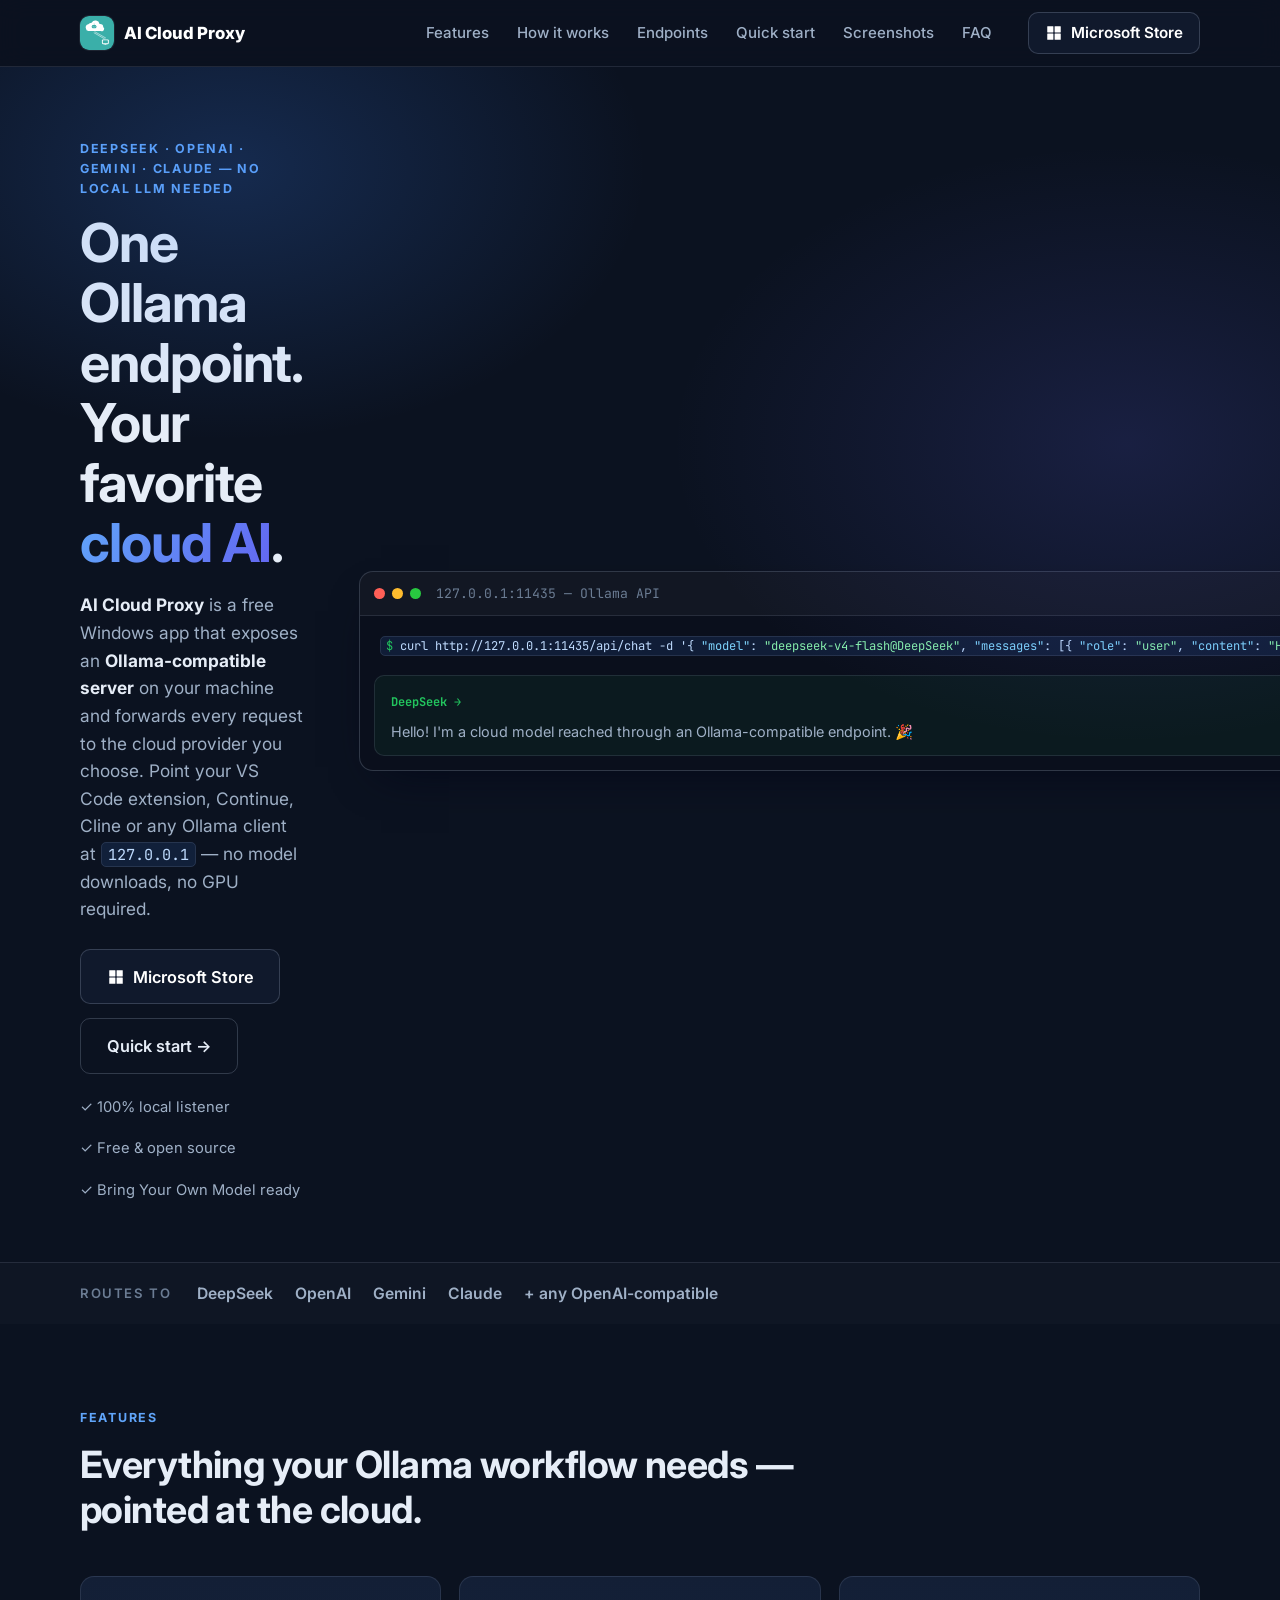
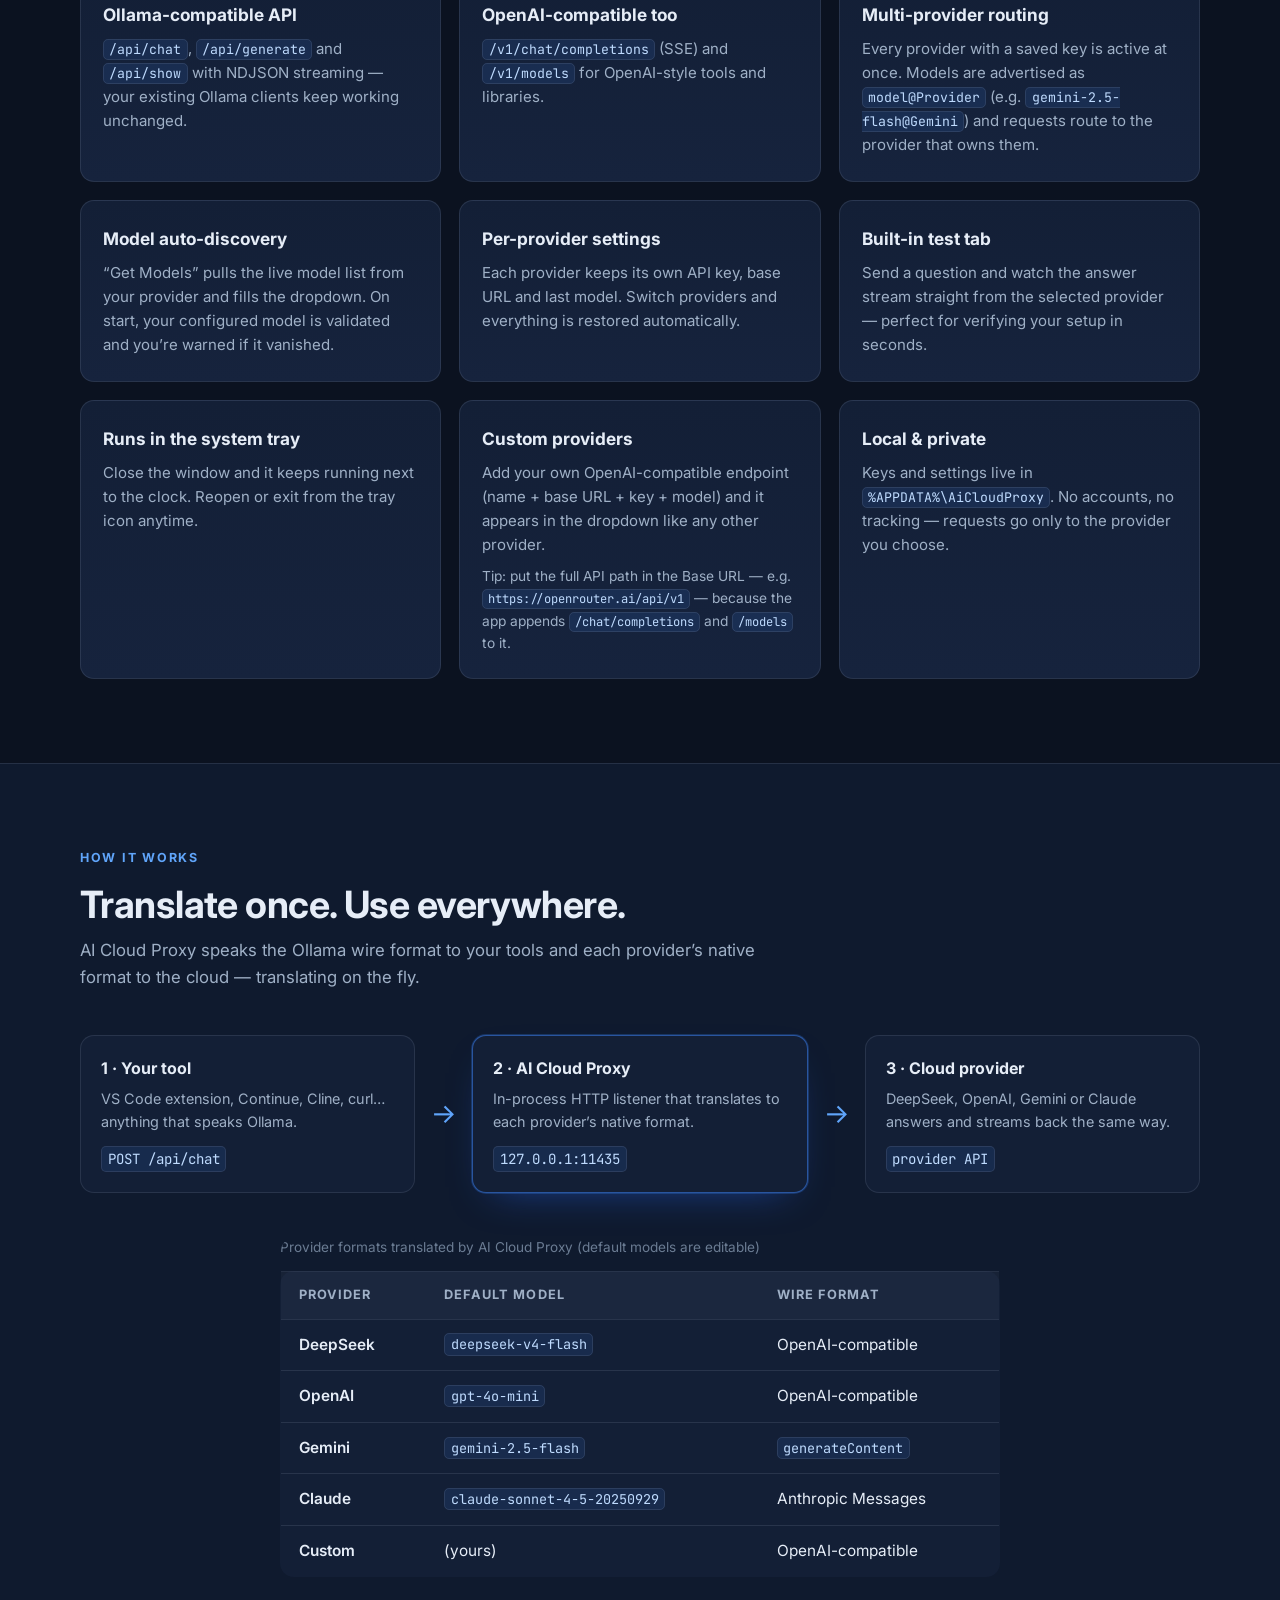
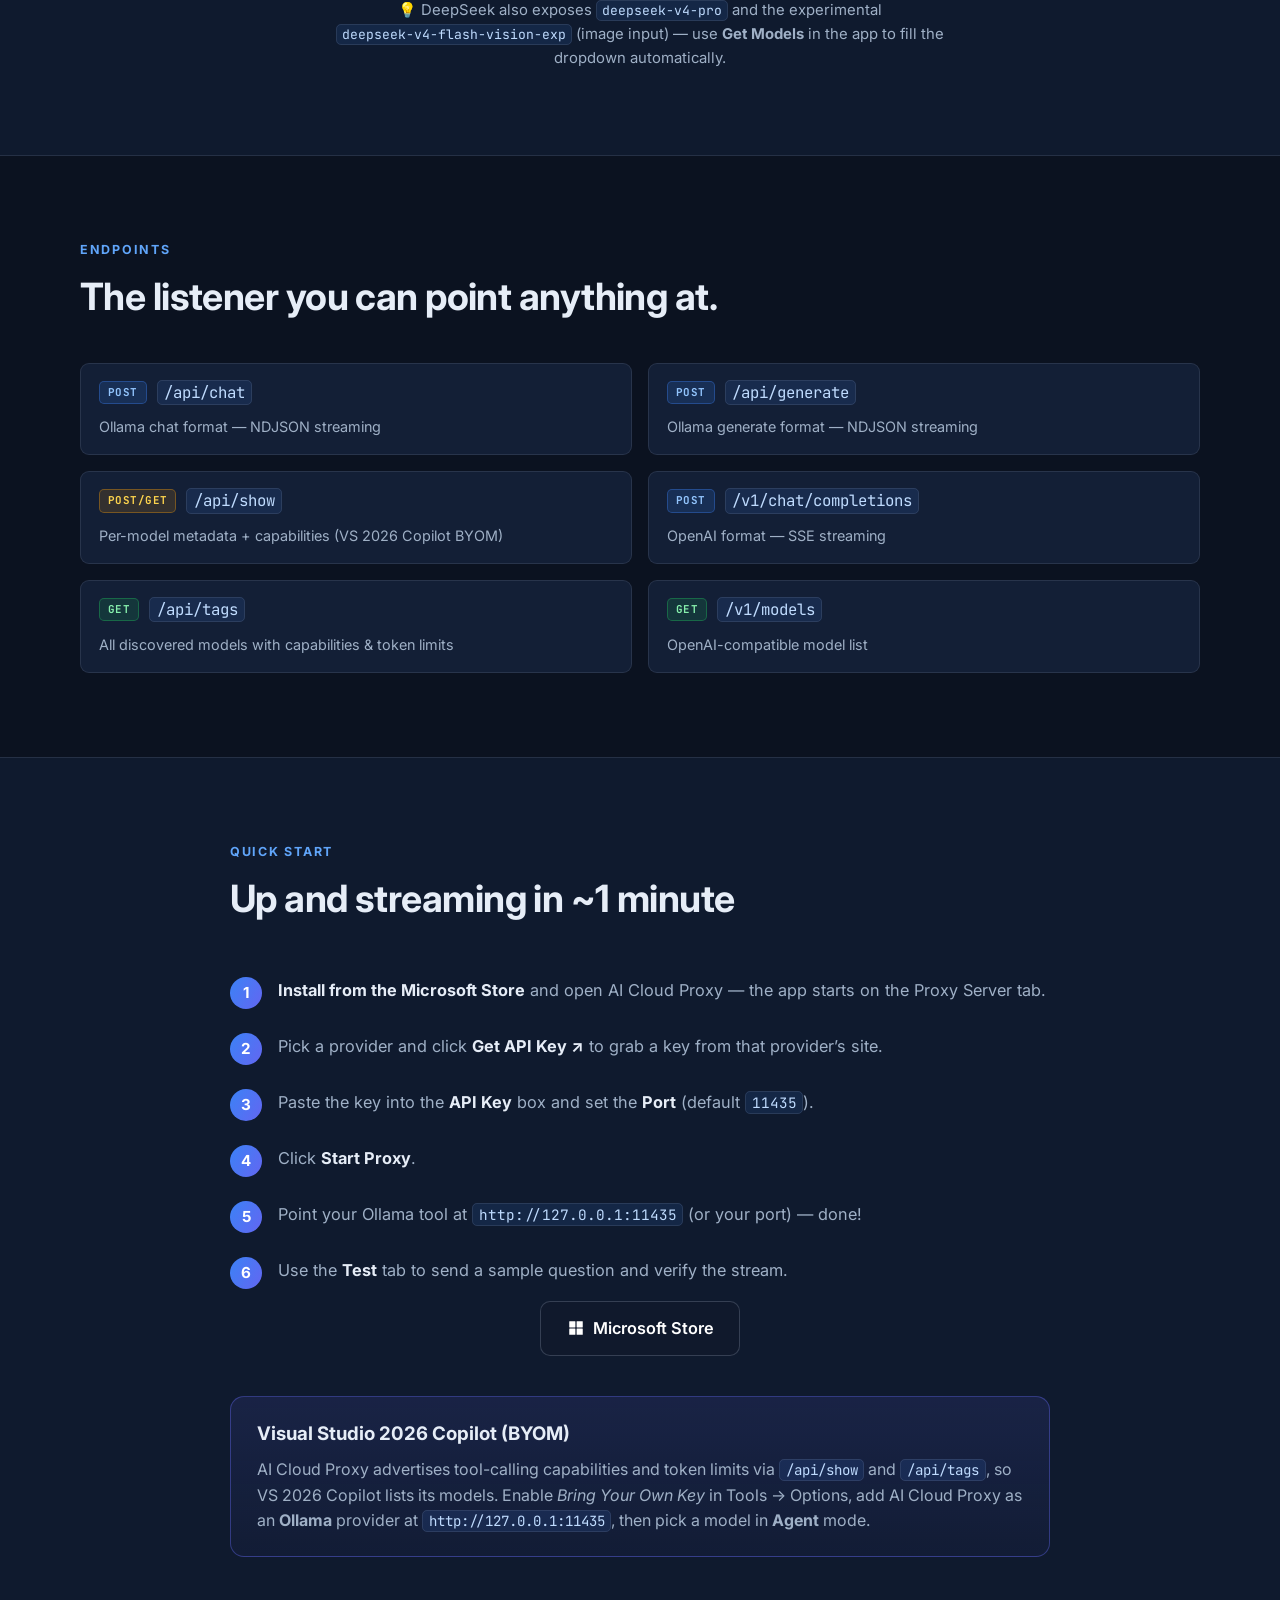
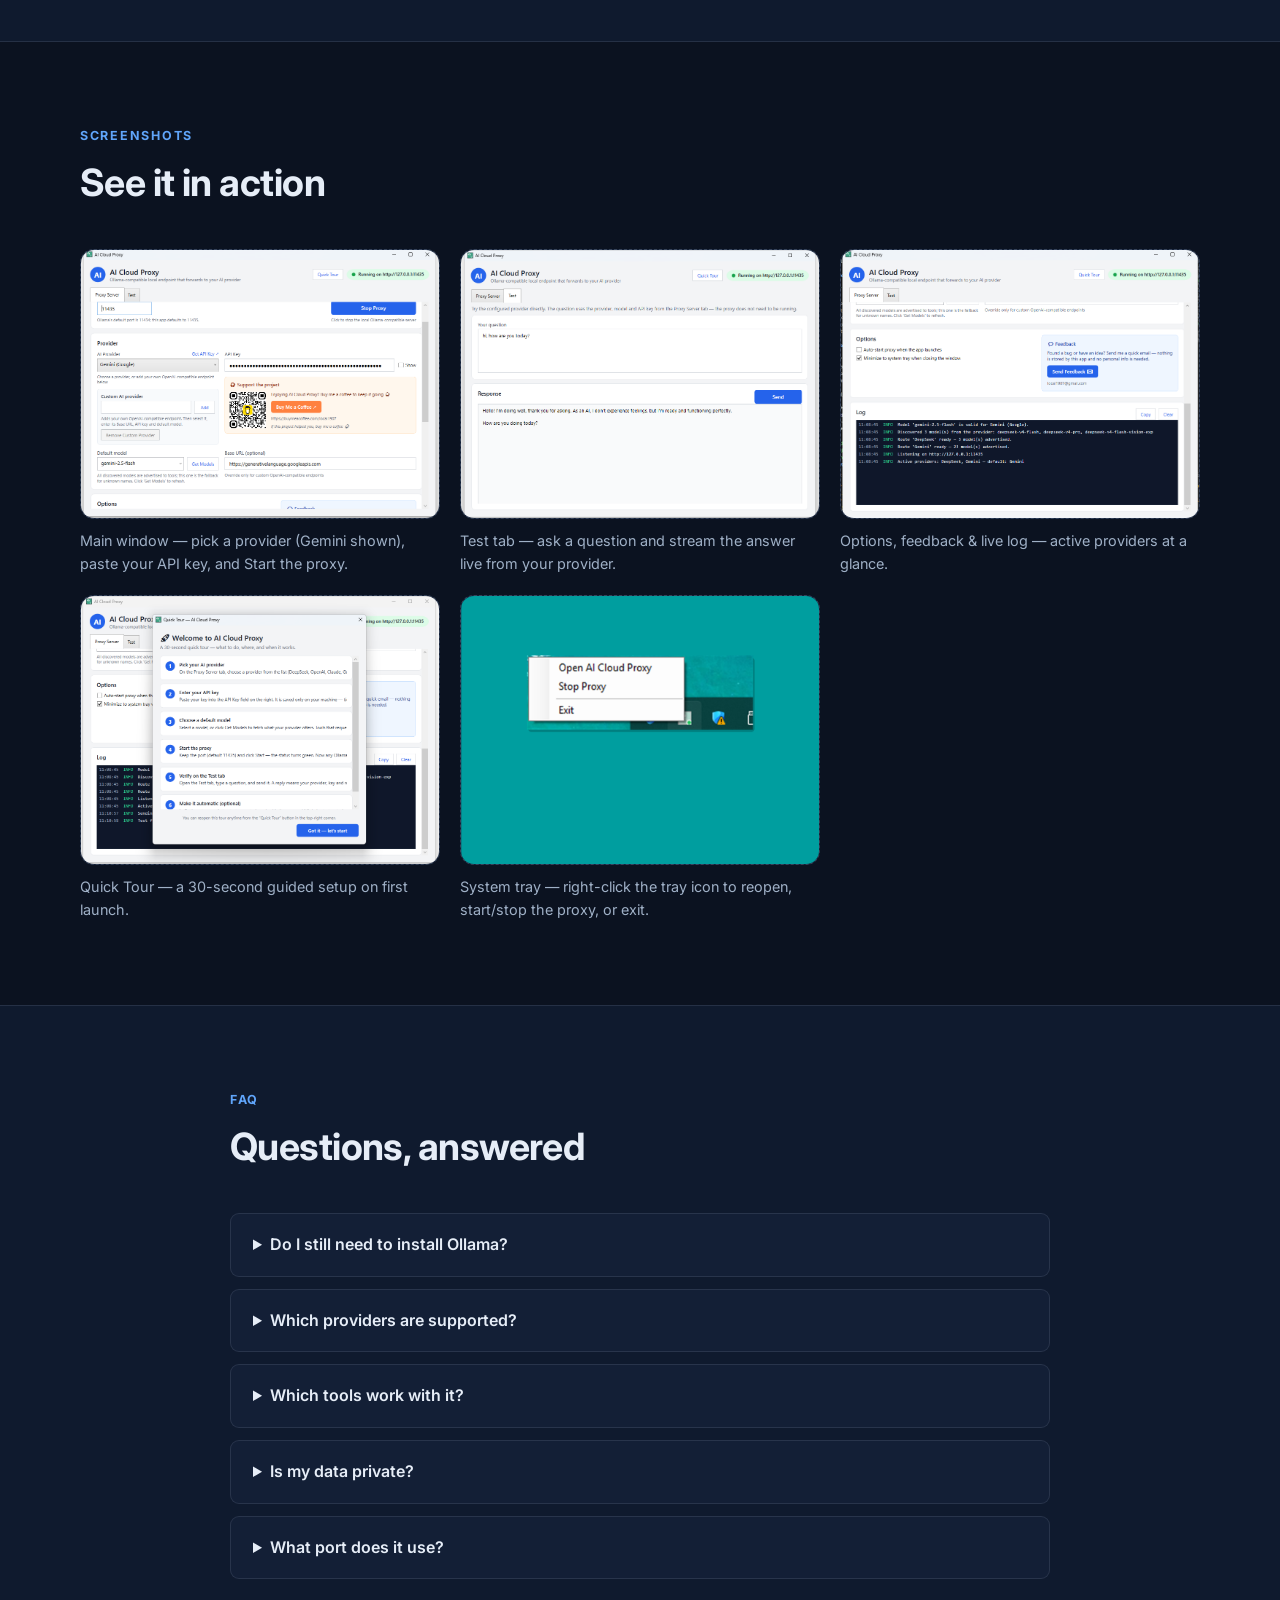
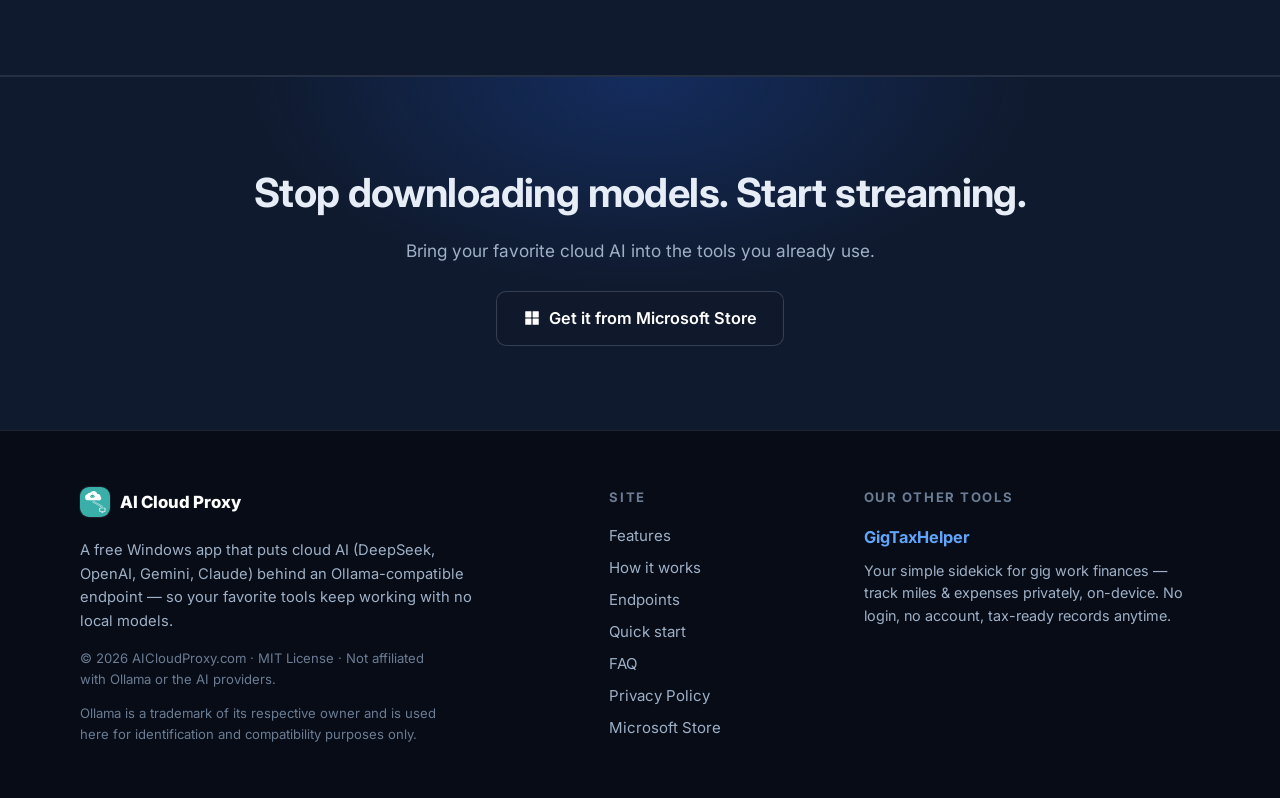
<file: web/index.html>
<!DOCTYPE html>
<html lang="en">
<head>
  <meta charset="UTF-8">
  <meta name="viewport" content="width=device-width, initial-scale=1.0">

  <!-- Primary SEO -->
  <title>AI Cloud Proxy — Use DeepSeek, OpenAI, Gemini &amp; Claude Through Any Ollama Tool</title>
  <meta name="description" content="AI Cloud Proxy is a free Windows app that exposes an Ollama-compatible endpoint on your machine and forwards every request to DeepSeek, OpenAI, Gemini or Claude — no local model downloads. Point your VS Code extension, Continue or Cline at 127.0.0.1 and chat with your chosen cloud AI.">
  <meta name="keywords" content="AI Cloud Proxy, Ollama proxy, Ollama compatible server, DeepSeek, OpenAI, Gemini, Claude, Bring Your Own Model, BYOM, VS Code Copilot, no local LLM, Windows desktop app">
  <meta name="robots" content="index, follow, max-image-preview:large">
  <link rel="canonical" href="https://aicloudproxy.com/">

  <!-- Open Graph -->
  <meta property="og:type" content="website">
  <meta property="og:site_name" content="AI Cloud Proxy">
  <meta property="og:title" content="AI Cloud Proxy — One Ollama endpoint, your favorite cloud AI">
  <meta property="og:description" content="Run DeepSeek, OpenAI, Gemini or Claude through any tool that speaks Ollama. Free Windows desktop app, local and private by design.">
  <meta property="og:url" content="https://aicloudproxy.com/">
  <meta property="og:image" content="https://aicloudproxy.com/assets/og-image.png">

  <!-- Twitter -->
  <meta name="twitter:card" content="summary_large_image">
  <meta name="twitter:title" content="AI Cloud Proxy — Use DeepSeek, OpenAI, Gemini & Claude Through Any Ollama Tool">
  <meta name="twitter:description" content="A free Windows app that exposes an Ollama-compatible endpoint and forwards requests to your chosen cloud AI provider.">
  <meta name="twitter:image" content="https://aicloudproxy.com/assets/og-image.png">

  <meta name="theme-color" content="#0b1220">
  <link rel="icon" type="image/svg+xml" href="assets/logo.svg">

  <!-- Structured data: software application -->
  <script type="application/ld+json">
  {
    "@context": "https://schema.org",
    "@type": "SoftwareApplication",
    "name": "AI Cloud Proxy",
    "operatingSystem": "Windows 10 / 11",
    "applicationCategory": "DeveloperApplication",
    "description": "A Windows desktop app that exposes an Ollama-compatible HTTP endpoint and forwards every request to a cloud AI provider such as DeepSeek, OpenAI, Gemini or Claude.",
    "offers": { "@type": "Offer", "price": "0", "priceCurrency": "USD" },
    "featureList": [
      "Ollama-compatible endpoint (POST /api/chat, /api/generate, /api/show)",
      "OpenAI-compatible endpoint (POST /v1/chat/completions, GET /v1/models)",
      "Multi-provider routing with qualified model@Provider names",
      "Per-provider API keys, base URLs and models",
      "Model auto-discovery"
    ]
  }
  </script>

  <!-- Fonts -->
  <link rel="preconnect" href="https://fonts.googleapis.com">
  <link rel="preconnect" href="https://fonts.gstatic.com" crossorigin>
  <link href="https://fonts.googleapis.com/css2?family=Inter:wght@400;500;600;700;800&family=JetBrains+Mono:wght@400;500&display=swap" rel="stylesheet">

  <!-- ============================================================
       SHARED STYLES — inlined on purpose.
       The host serves this page even when  /assets/  is missing, so the
       stylesheet and script live in the page itself: the layout can
       never break again because of a failed asset upload.
       Keep this block identical to the one in privacy.html.
       ============================================================ -->
  <style>
/* ============================================================
   AI Cloud Proxy — marketing site
   Dark theme · responsive · system-friendly
   ============================================================ */

:root {
  --bg: #0b1220;
  --bg-soft: #0f1a2e;
  --bg-card: #131f36;
  --bg-card-2: #16233d;
  --line: rgba(148, 163, 184, 0.16);
  --line-strong: rgba(148, 163, 184, 0.28);

  --text: #e6edf7;
  --text-muted: #9fb0c6;
  --text-dim: #6b7c93;

  --blue: #3b82f6;
  --blue-strong: #2563eb;
  --blue-soft: #60a5fa;
  --indigo: #6366f1;
  --green: #22c55e;
  --amber: #f59e0b;
  --red: #ef4444;

  --grad: linear-gradient(120deg, var(--blue-soft), var(--indigo));
  --grad-strong: linear-gradient(120deg, var(--blue), var(--indigo));

  --radius: 14px;
  --radius-sm: 9px;
  --shadow: 0 18px 44px -22px rgba(2, 6, 23, 0.9);
  --font: "Inter", "Segoe UI", system-ui, -apple-system, Arial, sans-serif;
  --mono: "JetBrains Mono", "Cascadia Code", Consolas, "Courier New", monospace;
}

* { box-sizing: border-box; }
html { scroll-behavior: smooth; -webkit-text-size-adjust: 100%; }
body {
  margin: 0;
  font-family: var(--font);
  color: var(--text);
  background: var(--bg);
  line-height: 1.6;
  -webkit-font-smoothing: antialiased;
}
body.nav-open { overflow: hidden; }

img { max-width: 100%; display: block; }
a { color: var(--blue-soft); text-decoration: none; }
a:hover { text-decoration: underline; }
code {
  font-family: var(--mono);
  font-size: 0.88em;
  background: rgba(59, 130, 246, 0.12);
  border: 1px solid var(--line);
  border-radius: 5px;
  padding: 0.08em 0.4em;
  color: #bfdbfe;
  white-space: nowrap;
}

.container { width: min(1120px, 92vw); margin: 0 auto; }
.container.narrow { width: min(820px, 92vw); }
.skip-link {
  position: absolute; left: -999px; top: 0;
  background: var(--blue-strong); color: #fff;
  padding: 10px 16px; border-radius: 0 0 8px 0; z-index: 200;
}
.skip-link:focus { left: 0; }

/* ---------- Inline SVG sprite ---------- */
.svg-sprite { position: absolute; width: 0; height: 0; overflow: hidden; }

/* ---------- Buttons ---------- */
.btn {
  display: inline-flex; align-items: center; justify-content: center;
  gap: 8px; font-weight: 600; font-size: 0.95rem;
  padding: 0.62rem 1.15rem; border-radius: 10px;
  border: 1px solid transparent; cursor: pointer;
  text-decoration: none !important; transition: transform 0.15s, box-shadow 0.15s, background 0.15s;
}
.btn-lg { padding: 0.85rem 1.6rem; font-size: 1.02rem; }
.btn-primary { background: var(--grad-strong); color: #fff; box-shadow: 0 10px 26px -12px rgba(37, 99, 235, 0.8); }
.btn-primary:hover { transform: translateY(-1px); box-shadow: 0 14px 30px -12px rgba(37, 99, 235, 0.9); }
.btn-ghost { background: transparent; color: var(--text); border-color: var(--line-strong); }
.btn-ghost:hover { border-color: var(--blue); color: #fff; }
.btn-light { background: #fff; color: #0b1220; }
.btn-light:hover { transform: translateY(-1px); }
.btn-store { background: #10192c; color: #fff; border-color: var(--line-strong); }
.btn-store:hover { border-color: var(--blue); color: #fff; transform: translateY(-1px); }
.btn-store .store-icon { width: 18px; height: 18px; flex: none; }
.btn-row { display: flex; gap: 14px; flex-wrap: wrap; justify-content: center; }

/* ---------- Header / nav ---------- */
.site-header {
  position: sticky; top: 0; z-index: 100;
  background: rgba(11, 18, 32, 0.82);
  backdrop-filter: blur(12px);
  -webkit-backdrop-filter: blur(12px);
  border-bottom: 1px solid var(--line);
}
.nav-wrap {
  display: flex; align-items: center; gap: 24px;
  padding: 12px 0;
}
.brand { display: inline-flex; align-items: center; gap: 10px; text-decoration: none !important; }
.brand-mark { border-radius: 9px; box-shadow: 0 0 0 1px rgba(255,255,255,0.08); }
.brand-name { font-weight: 800; letter-spacing: -0.01em; color: #fff; font-size: 1.05rem; }
.site-nav { display: flex; gap: 4px; margin-left: auto; }
.site-nav a {
  color: var(--text-muted); font-weight: 500; font-size: 0.94rem;
  padding: 8px 12px; border-radius: 8px; text-decoration: none;
}
.site-nav a:hover { color: #fff; background: rgba(148,163,184,0.1); }
.nav-actions { display: flex; align-items: center; gap: 12px; }
.nav-actions .btn { padding: 0.5rem 1rem; }

.nav-toggle {
  display: none; background: none; border: 1px solid var(--line-strong);
  border-radius: 8px; width: 42px; height: 38px; cursor: pointer;
  flex-direction: column; align-items: center; justify-content: center; gap: 5px;
}
.nav-toggle span { width: 18px; height: 2px; background: #fff; border-radius: 2px; transition: 0.2s; }
body.nav-open .nav-toggle span:nth-child(1) { transform: translateY(7px) rotate(45deg); }
body.nav-open .nav-toggle span:nth-child(2) { opacity: 0; }
body.nav-open .nav-toggle span:nth-child(3) { transform: translateY(-7px) rotate(-45deg); }

.mobile-menu {
  display: none; flex-direction: column; gap: 4px;
  padding: 10px 4vw 22px; border-top: 1px solid var(--line);
}
body.nav-open .mobile-menu { display: flex; }
.mobile-menu a { color: var(--text-muted); padding: 10px 4px; font-weight: 500; text-decoration: none; }
.mobile-menu .btn { margin-top: 8px; justify-content: center; }
.mobile-menu .btn-primary { color: #fff; }

/* ---------- Hero ---------- */
.hero { padding: 72px 0 0; position: relative; overflow: hidden; }
.hero::before {
  content: ""; position: absolute; inset: 0; pointer-events: none;
  background:
    radial-gradient(640px 420px at 18% 8%, rgba(59,130,246,0.22), transparent 65%),
    radial-gradient(700px 460px at 88% 30%, rgba(99,102,241,0.16), transparent 65%);
}
.hero-grid {
  display: grid; grid-template-columns: 1.05fr 0.95fr;
  gap: 56px; align-items: center; padding-bottom: 60px;
}
.eyebrow {
  text-transform: uppercase; letter-spacing: 0.14em; font-size: 0.78rem;
  font-weight: 700; color: var(--blue-soft); margin: 0 0 14px;
}
.hero h1 { font-size: clamp(2.1rem, 4.6vw, 3.35rem); line-height: 1.12; margin: 0 0 18px; letter-spacing: -0.02em; }
.grad { background: var(--grad); -webkit-background-clip: text; background-clip: text; color: transparent; }
.lead { color: var(--text-muted); font-size: 1.08rem; max-width: 56ch; margin: 0 0 26px; }
.lead strong { color: var(--text); }
.hero-cta { display: flex; gap: 14px; flex-wrap: wrap; margin-bottom: 22px; }
.hero-badges { list-style: none; display: flex; gap: 18px; flex-wrap: wrap; margin: 0; padding: 0; color: var(--text-muted); font-size: 0.92rem; }
.hero-badges li::marker { content: ""; }
.hero-badges { padding-left: 0; }

/* Terminal mock */
.terminal {
  background: #0a0f1c; border: 1px solid var(--line-strong); border-radius: var(--radius);
  box-shadow: var(--shadow); overflow: hidden;
}
.terminal-bar {
  display: flex; align-items: center; gap: 7px;
  padding: 11px 14px; background: rgba(255,255,255,0.03);
  border-bottom: 1px solid var(--line);
}
.dot { width: 11px; height: 11px; border-radius: 50%; }
.dot.red { background: #ff5f57; } .dot.yellow { background: #febc2e; } .dot.green { background: #28c840; }
.terminal-title { margin-left: 8px; color: var(--text-dim); font-size: 0.82rem; font-family: var(--mono); }
.terminal-body { margin: 0; padding: 18px 20px; font-family: var(--mono); font-size: 0.86rem; line-height: 1.7; overflow-x: auto; color: #cbd5e1; }
.c-prompt { color: var(--green); }
.c-key { color: #7dd3fc; } .c-str { color: #86efac; } .c-bool { color: #c4b5fd; }
.terminal-answer {
  margin: 0 14px 14px; padding: 12px 16px; border: 1px solid var(--line);
  border-radius: 10px; background: rgba(34,197,94,0.06);
}
.answer-label { font-size: 0.75rem; font-weight: 700; color: var(--green); font-family: var(--mono); }
.terminal-answer p { margin: 6px 0 0; color: var(--text-muted); font-size: 0.9rem; }

/* Providers strip */
.providers-strip { border-top: 1px solid var(--line); background: rgba(255,255,255,0.015); }
.providers-strip .container { display: flex; align-items: center; gap: 26px; flex-wrap: wrap; padding: 18px 0; }
.providers-label { color: var(--text-dim); font-size: 0.82rem; text-transform: uppercase; letter-spacing: 0.12em; font-weight: 600; }
.providers-strip ul { list-style: none; display: flex; gap: 22px; flex-wrap: wrap; margin: 0; padding: 0; }
.providers-strip li { font-weight: 600; color: var(--text-muted); font-size: 0.98rem; }

/* ---------- Sections ---------- */
.section { padding: 84px 0; }
.section-alt { background: var(--bg-soft); border-top: 1px solid var(--line); border-bottom: 1px solid var(--line); }
.section-head { margin-bottom: 44px; }
.section-head h2 { font-size: clamp(1.6rem, 3.4vw, 2.35rem); margin: 0 0 10px; letter-spacing: -0.015em; line-height: 1.2; }
.section-head .sub { color: var(--text-muted); font-size: 1.05rem; max-width: 64ch; margin: 0; }
.hide-mobile br { display: block; }

/* Feature cards */
.feature-grid { display: grid; grid-template-columns: repeat(3, 1fr); gap: 18px; }
.card {
  background: linear-gradient(180deg, var(--bg-card), var(--bg-card-2));
  border: 1px solid var(--line); border-radius: var(--radius);
  padding: 24px 22px;
}
.card h3 { margin: 0 0 8px; font-size: 1.08rem; }
.card p { margin: 0; color: var(--text-muted); font-size: 0.94rem; }
.card p + p { margin-top: 8px; }
.card .tip { font-size: 0.86rem; }
.card code { white-space: normal; }

/* Flow */
.flow { display: flex; align-items: stretch; gap: 12px; margin: 0 auto 44px; }
.flow-node {
  flex: 1; background: var(--bg-card); border: 1px solid var(--line);
  border-radius: var(--radius); padding: 20px;
}
.flow-node.highlight { border-color: rgba(59,130,246,0.55); box-shadow: 0 0 0 1px rgba(59,130,246,0.25), 0 16px 40px -22px rgba(37,99,235,0.6); }
.flow-node h4 { margin: 0 0 6px; font-size: 1rem; }
.flow-node p { margin: 0 0 12px; color: var(--text-muted); font-size: 0.9rem; }
.mini { display: inline-block; margin-top: auto; white-space: nowrap; }
.flow-arrow { align-self: center; color: var(--blue-soft); font-size: 1.7rem; padding: 0 4px; }

/* Provider table */
.provider-table-wrap { max-width: 720px; margin: 0 auto; }
.provider-table { width: 100%; border-collapse: collapse; font-size: 0.96rem; background: var(--bg-card); border: 1px solid var(--line); border-radius: var(--radius); overflow: hidden; }
.provider-table caption { text-align: left; color: var(--text-dim); font-size: 0.85rem; padding: 0 0 12px; }
.provider-table th, .provider-table td { text-align: left; padding: 13px 18px; border-bottom: 1px solid var(--line); }
.provider-table thead th { background: rgba(148,163,184,0.06); font-size: 0.8rem; text-transform: uppercase; letter-spacing: 0.08em; color: var(--text-muted); }
.provider-table tbody tr:last-child td { border-bottom: none; }
.provider-table td:first-child { font-weight: 600; }
.note { color: var(--text-muted); font-size: 0.93rem; margin: 22px auto 0; max-width: 640px; text-align: center; }

/* Endpoints */
.endpoint-grid { display: grid; grid-template-columns: repeat(2, 1fr); gap: 16px; }
.endpoint { background: var(--bg-card); border: 1px solid var(--line); border-radius: var(--radius-sm); padding: 16px 18px; }
.endpoint code { font-size: 0.98rem; margin-left: 10px; white-space: nowrap; }
.endpoint p { margin: 10px 0 0 0; color: var(--text-muted); font-size: 0.9rem; }
.method {
  display: inline-block; font-family: var(--mono); font-size: 0.68rem; font-weight: 700;
  letter-spacing: 0.04em; padding: 2px 8px; border-radius: 5px; vertical-align: 2px;
}
.method.post { background: rgba(59,130,246,0.16); color: #93c5fd; border: 1px solid rgba(59,130,246,0.35); }
.method.get { background: rgba(34,197,94,0.14); color: #86efac; border: 1px solid rgba(34,197,94,0.35); }
.method.any { background: rgba(245,158,11,0.14); color: #fcd34d; border: 1px solid rgba(245,158,11,0.35); }

/* Steps */
.steps { list-style: none; margin: 0; padding: 0; counter-reset: step; }
.steps li { display: flex; gap: 16px; align-items: flex-start; padding: 12px 0; }
.step-num {
  flex: 0 0 auto; width: 32px; height: 32px; border-radius: 50%;
  display: inline-flex; align-items: center; justify-content: center;
  background: var(--grad-strong); color: #fff; font-weight: 700; font-size: 0.95rem;
}
.steps li div { color: var(--text-muted); font-size: 1.02rem; }
.steps li strong { color: var(--text); }

.callout {
  margin-top: 40px; border: 1px solid rgba(99,102,241,0.4);
  background: linear-gradient(180deg, rgba(99,102,241,0.12), rgba(99,102,241,0.04));
  border-radius: var(--radius); padding: 22px 26px;
}
.callout h3 { margin: 0 0 8px; }
.callout p { margin: 0; color: var(--text-muted); }

/* Screenshots */
.shot-grid { display: grid; grid-template-columns: repeat(3, 1fr); gap: 20px; }
.shot { margin: 0; }
.shot-frame {
  position: relative; aspect-ratio: 4 / 3; border-radius: var(--radius);
  border: 1px dashed var(--line-strong); overflow: hidden;
  background:
    radial-gradient(220px 160px at 50% 30%, rgba(59,130,246,0.12), transparent 70%),
    var(--bg-card);
}
.shot-frame img { position: relative; z-index: 2; width: 100%; height: 100%; object-fit: cover; }
.shot-empty {
  position: absolute; inset: 0; display: flex; flex-direction: column;
  align-items: center; justify-content: center; gap: 12px;
  color: var(--text-dim); font-size: 0.9rem;
}
.shot figcaption { color: var(--text-muted); font-size: 0.9rem; margin-top: 10px; }

/* FAQ */
.faq details {
  background: var(--bg-card); border: 1px solid var(--line);
  border-radius: var(--radius-sm); padding: 4px 22px; margin-bottom: 12px;
}
.faq summary { cursor: pointer; font-weight: 600; padding: 14px 0; color: var(--text); }
.faq summary::-webkit-details-marker { display: none; }
.faq details[open] summary { color: var(--blue-soft); }
.faq details p { color: var(--text-muted); padding-bottom: 16px; margin: 0; }

/* CTA */
.cta {
  padding: 84px 0; text-align: center;
  background:
    radial-gradient(560px 300px at 50% 0%, rgba(37,99,235,0.25), transparent 70%),
    var(--bg-soft);
  border-top: 1px solid var(--line);
}
.cta h2 { font-size: clamp(1.7rem, 3.6vw, 2.5rem); margin: 0 0 12px; letter-spacing: -0.015em; }
.cta p { color: var(--text-muted); font-size: 1.08rem; margin: 0 0 26px; }

/* ---------- Footer ---------- */
.site-footer { background: #070c17; border-top: 1px solid var(--line); padding: 56px 0 40px; }
.footer-grid { display: grid; grid-template-columns: 1.6fr 0.7fr 1.1fr; gap: 40px; }
.footer-brand p { color: var(--text-muted); font-size: 0.92rem; max-width: 46ch; }
.fineprint { color: var(--text-dim) !important; font-size: 0.82rem !important; }
.footer-col { display: flex; flex-direction: column; gap: 8px; }
.footer-col h4 { margin: 0 0 8px; font-size: 0.82rem; text-transform: uppercase; letter-spacing: 0.12em; color: var(--text-dim); }
.footer-col a { color: var(--text-muted); font-size: 0.94rem; width: fit-content; }
.footer-col a:hover { color: #fff; }
.footer-tools .tool-link { font-weight: 700; color: var(--blue-soft); font-size: 1.02rem; }
.footer-tools p { color: var(--text-muted); font-size: 0.9rem; margin: 2px 0 0; line-height: 1.55; }

/* ---------- Reveal on scroll ---------- */
.reveal { opacity: 0; transform: translateY(16px); transition: opacity 0.6s ease, transform 0.6s ease; }
.reveal.visible { opacity: 1; transform: none; }
@media (prefers-reduced-motion: reduce) {
  .reveal { opacity: 1; transform: none; transition: none; }
  html { scroll-behavior: auto; }
}

/* Safety net: never hide content when JS is off or unavailable. */
@media (scripting: none) {
  .reveal { opacity: 1; transform: none; }
}

/* ---------- Responsive ---------- */
@media (max-width: 920px) {
  .hero-grid { grid-template-columns: 1fr; gap: 40px; }
  .feature-grid, .shot-grid { grid-template-columns: repeat(2, 1fr); }
  .flow { flex-direction: column; }
  .flow-arrow { transform: rotate(90deg); align-self: center; }
  .footer-grid { grid-template-columns: 1fr 1fr; }
}

@media (max-width: 640px) {
  .site-nav { display: none; }
  .nav-toggle { display: flex; }
  .nav-actions .btn { display: none; }
  .feature-grid, .shot-grid { grid-template-columns: 1fr; }
  .endpoint-grid { grid-template-columns: 1fr; }
  .footer-grid { grid-template-columns: 1fr; gap: 28px; }
  .section { padding: 64px 0; }
  .hero { padding-top: 48px; }
}
  </style>
</head>
<body>
  <a class="skip-link" href="#main">Skip to content</a>

  <!-- Brand mark sprite (inlined so the logo renders without /assets) -->
  <svg class="svg-sprite" aria-hidden="true" focusable="false" xmlns="http://www.w3.org/2000/svg">
    <symbol id="brand-logo" viewBox="0 0 512 512">
      <rect width="512" height="512" rx="110" ry="110" fill="#3AAFA9"/>
      <path d="M 175,100 A 65,65 0 0,1 295,120 A 45,45 0 0,1 350,165 A 35,35 0 0,1 315,225 L 125,225 A 35,35 0 0,1 90,190 A 45,45 0 0,1 125,125 A 60,60 0 0,1 175,100 Z" fill="#FFFFFF"/>
      <g fill="#3AAFA9">
        <circle cx="212" cy="120" r="7"/>
        <rect x="210" y="125" width="4" height="12" rx="2"/>
        <rect x="180" y="137" width="64" height="48" rx="14"/>
        <rect x="175" y="153" width="74" height="16" rx="4"/>
        <circle cx="197" cy="161" r="5.5" fill="#FFFFFF"/>
        <circle cx="227" cy="161" r="5.5" fill="#FFFFFF"/>
        <rect x="204" y="174" width="16" height="3" rx="1.5" fill="#FFFFFF"/>
      </g>
      <g stroke="#FFFFFF" stroke-width="8" stroke-linecap="round">
        <line x1="225" y1="238" x2="385" y2="330"/>
        <line x1="213" y1="254" x2="368" y2="343"/>
      </g>
      <g fill="#FFFFFF">
        <rect x="330" y="352" width="104" height="72" rx="16"/>
        <rect x="344" y="364" width="76" height="48" rx="8" fill="#3AAFA9"/>
        <rect x="372" y="424" width="20" height="8" rx="2"/>
        <path d="M 356,436 C 356,432 360,432 368,432 L 396,432 C 404,432 408,432 408,436 L 408,437 C 408,438 404,438 396,438 L 368,438 C 360,438 356,438 356,437 Z"/>
      </g>
    </symbol>
  </svg>

  <!-- ======================= NAV ======================= -->
  <header class="site-header" id="top">
    <div class="container nav-wrap">
      <a class="brand" href="#top" aria-label="AI Cloud Proxy home">
        <svg class="brand-mark" width="34" height="34" aria-hidden="true" focusable="false"><use href="#brand-logo"/></svg>
        <span class="brand-name">AI&nbsp;Cloud&nbsp;Proxy</span>
      </a>

      <nav class="site-nav" aria-label="Primary">
        <a href="#features">Features</a>
        <a href="#how-it-works">How it works</a>
        <a href="#endpoints">Endpoints</a>
        <a href="#quick-start">Quick start</a>
        <a href="#screenshots">Screenshots</a>
        <a href="#faq">FAQ</a>
      </nav>

      <div class="nav-actions">
        <a class="btn btn-store" href="https://apps.microsoft.com/detail/9NBB09H4P1MK" target="_blank" rel="noopener">
          <svg class="store-icon" viewBox="0 0 24 24" aria-hidden="true" focusable="false"><rect x="3" y="3" width="8.2" height="8.2" rx="0.4" fill="currentColor"/><rect x="12.8" y="3" width="8.2" height="8.2" rx="0.4" fill="currentColor"/><rect x="3" y="12.8" width="8.2" height="8.2" rx="0.4" fill="currentColor"/><rect x="12.8" y="12.8" width="8.2" height="8.2" rx="0.4" fill="currentColor"/></svg>
          Microsoft Store
        </a>
        <button class="nav-toggle" id="navToggle" aria-label="Toggle menu" aria-expanded="false" aria-controls="mobileMenu">
          <span></span><span></span><span></span>
        </button>
      </div>
    </div>

    <!-- Mobile menu -->
    <nav id="mobileMenu" class="mobile-menu" aria-label="Mobile">
      <a href="#features">Features</a>
      <a href="#how-it-works">How it works</a>
      <a href="#endpoints">Endpoints</a>
      <a href="#quick-start">Quick start</a>
      <a href="#screenshots">Screenshots</a>
      <a href="#faq">FAQ</a>
      <a class="btn btn-store" href="https://apps.microsoft.com/detail/9NBB09H4P1MK" target="_blank" rel="noopener">
        <svg class="store-icon" viewBox="0 0 24 24" aria-hidden="true" focusable="false"><rect x="3" y="3" width="8.2" height="8.2" rx="0.4" fill="currentColor"/><rect x="12.8" y="3" width="8.2" height="8.2" rx="0.4" fill="currentColor"/><rect x="3" y="12.8" width="8.2" height="8.2" rx="0.4" fill="currentColor"/><rect x="12.8" y="12.8" width="8.2" height="8.2" rx="0.4" fill="currentColor"/></svg>
        Microsoft Store
      </a>
    </nav>
  </header>

  <main id="main">
    <!-- ======================= HERO ======================= -->
    <section class="hero">
      <div class="container hero-grid">
        <div class="hero-copy">
          <p class="eyebrow reveal">DeepSeek · OpenAI · Gemini · Claude — no local LLM needed</p>
          <h1 class="reveal">One Ollama endpoint.<br>Your favorite <span class="grad">cloud AI</span>.</h1>
          <p class="lead reveal">
            <strong>AI Cloud Proxy</strong> is a free Windows app that exposes an
            <strong>Ollama-compatible server</strong> on your machine and forwards every request
            to the cloud provider you choose. Point your VS Code extension, Continue, Cline or
            any Ollama client at <code>127.0.0.1</code> — no model downloads, no GPU required.
          </p>
          <div class="hero-cta reveal">
            <a class="btn btn-store btn-lg" href="https://apps.microsoft.com/detail/9NBB09H4P1MK" target="_blank" rel="noopener">
              <svg class="store-icon" viewBox="0 0 24 24" aria-hidden="true" focusable="false"><rect x="3" y="3" width="8.2" height="8.2" rx="0.4" fill="currentColor"/><rect x="12.8" y="3" width="8.2" height="8.2" rx="0.4" fill="currentColor"/><rect x="3" y="12.8" width="8.2" height="8.2" rx="0.4" fill="currentColor"/><rect x="12.8" y="12.8" width="8.2" height="8.2" rx="0.4" fill="currentColor"/></svg>
              Microsoft Store
            </a>
            <a class="btn btn-ghost btn-lg" href="#quick-start">Quick start →</a>
          </div>
          <ul class="hero-badges reveal" aria-label="Highlights">
            <li>✓ 100% local listener</li>
            <li>✓ Free &amp; open source</li>
            <li>✓ Bring Your Own Model ready</li>
          </ul>
        </div>

        <div class="hero-visual reveal">
          <div class="terminal" role="img" aria-label="Example of talking to AI Cloud Proxy through curl">
            <div class="terminal-bar">
              <span class="dot red"></span><span class="dot yellow"></span><span class="dot green"></span>
              <span class="terminal-title">127.0.0.1:11435 — Ollama API</span>
            </div>
            <pre class="terminal-body"><code><span class="c-prompt">$</span> curl http://127.0.0.1:11435/api/chat -d '{
  <span class="c-key">"model"</span>: <span class="c-str">"deepseek-v4-flash@DeepSeek"</span>,
  <span class="c-key">"messages"</span>: [{ <span class="c-key">"role"</span>: <span class="c-str">"user"</span>,
                 <span class="c-key">"content"</span>: <span class="c-str">"Hello!"</span> }],
  <span class="c-key">"stream"</span>: <span class="c-bool">true</span>
}'</code></pre>
            <div class="terminal-answer">
              <span class="answer-label">DeepSeek →</span>
              <p>Hello! I'm a cloud model reached through an Ollama-compatible endpoint. 🎉</p>
            </div>
          </div>
        </div>
      </div>

      <!-- Providers strip -->
      <div class="providers-strip" aria-label="Supported providers">
        <div class="container">
          <span class="providers-label">Routes to</span>
          <ul>
            <li>DeepSeek</li>
            <li>OpenAI</li>
            <li>Gemini</li>
            <li>Claude</li>
            <li>+ any OpenAI-compatible</li>
          </ul>
        </div>
      </div>
    </section>

    <!-- ======================= FEATURES ======================= -->
    <section class="section" id="features">
      <div class="container">
        <div class="section-head reveal">
          <p class="eyebrow">Features</p>
          <h2>Everything your Ollama workflow needs —<br class="hide-mobile"> pointed at the cloud.</h2>
        </div>

        <div class="feature-grid">
          <article class="card reveal">
            <h3>Ollama-compatible API</h3>
            <p><code>/api/chat</code>, <code>/api/generate</code> and <code>/api/show</code> with
            NDJSON streaming — your existing Ollama clients keep working unchanged.</p>
          </article>
          <article class="card reveal">
            <h3>OpenAI-compatible too</h3>
            <p><code>/v1/chat/completions</code> (SSE) and <code>/v1/models</code> for OpenAI-style
            tools and libraries.</p>
          </article>
          <article class="card reveal">
            <h3>Multi-provider routing</h3>
            <p>Every provider with a saved key is active at once. Models are advertised as
            <code>model@Provider</code> (e.g. <code>gemini-2.5-flash@Gemini</code>) and requests
            route to the provider that owns them.</p>
          </article>
          <article class="card reveal">
            <h3>Model auto-discovery</h3>
            <p>“Get Models” pulls the live model list from your provider and fills the dropdown.
            On start, your configured model is validated and you&rsquo;re warned if it vanished.</p>
          </article>
          <article class="card reveal">
            <h3>Per-provider settings</h3>
            <p>Each provider keeps its own API key, base URL and last model. Switch providers and
            everything is restored automatically.</p>
          </article>
          <article class="card reveal">
            <h3>Built-in test tab</h3>
            <p>Send a question and watch the answer stream straight from the selected provider —
            perfect for verifying your setup in seconds.</p>
          </article>
          <article class="card reveal">
            <h3>Runs in the system tray</h3>
            <p>Close the window and it keeps running next to the clock. Reopen or exit from the
            tray icon anytime.</p>
          </article>
          <article class="card reveal">
            <h3>Custom providers</h3>
            <p>Add your own OpenAI-compatible endpoint (name + base URL + key + model) and it
            appears in the dropdown like any other provider.</p>
            <p class="tip">Tip: put the full API path in the Base URL — e.g.
            <code>https://openrouter.ai/api/v1</code> — because the app appends
            <code>/chat/completions</code> and <code>/models</code> to it.</p>
          </article>
          <article class="card reveal">
            <h3>Local &amp; private</h3>
            <p>Keys and settings live in <code>%APPDATA%\AiCloudProxy</code>. No accounts, no
            tracking — requests go only to the provider you choose.</p>
          </article>
        </div>
      </div>
    </section>

    <!-- ======================= HOW IT WORKS ======================= -->
    <section class="section section-alt" id="how-it-works">
      <div class="container">
        <div class="section-head reveal">
          <p class="eyebrow">How it works</p>
          <h2>Translate once. Use everywhere.</h2>
          <p class="sub">AI Cloud Proxy speaks the Ollama wire format to your tools and each
          provider&rsquo;s native format to the cloud — translating on the fly.</p>
        </div>

        <div class="flow reveal" aria-label="Request flow diagram">
          <div class="flow-node">
            <h4>1 · Your tool</h4>
            <p>VS Code extension, Continue, Cline, curl… anything that speaks Ollama.</p>
            <code class="mini">POST /api/chat</code>
          </div>
          <div class="flow-arrow" aria-hidden="true">→</div>
          <div class="flow-node highlight">
            <h4>2 · AI Cloud Proxy</h4>
            <p>In-process HTTP listener that translates to each provider&rsquo;s native format.</p>
            <code class="mini">127.0.0.1:11435</code>
          </div>
          <div class="flow-arrow" aria-hidden="true">→</div>
          <div class="flow-node">
            <h4>3 · Cloud provider</h4>
            <p>DeepSeek, OpenAI, Gemini or Claude answers and streams back the same way.</p>
            <code class="mini">provider API</code>
          </div>
        </div>

        <div class="provider-table-wrap reveal">
          <table class="provider-table">
            <caption>Provider formats translated by AI Cloud Proxy (default models are editable)</caption>
            <thead>
              <tr><th>Provider</th><th>Default model</th><th>Wire format</th></tr>
            </thead>
            <tbody>
              <tr><td>DeepSeek</td><td><code>deepseek-v4-flash</code></td><td>OpenAI-compatible</td></tr>
              <tr><td>OpenAI</td><td><code>gpt-4o-mini</code></td><td>OpenAI-compatible</td></tr>
              <tr><td>Gemini</td><td><code>gemini-2.5-flash</code></td><td><code>generateContent</code></td></tr>
              <tr><td>Claude</td><td><code>claude-sonnet-4-5-20250929</code></td><td>Anthropic Messages</td></tr>
              <tr><td>Custom</td><td>(yours)</td><td>OpenAI-compatible</td></tr>
            </tbody>
          </table>
          <p class="note">
            💡 DeepSeek also exposes <code>deepseek-v4-pro</code> and the experimental
            <code>deepseek-v4-flash-vision-exp</code> (image input) — use <strong>Get Models</strong>
            in the app to fill the dropdown automatically.
          </p>
        </div>
      </div>
    </section>

    <!-- ======================= ENDPOINTS ======================= -->
    <section class="section" id="endpoints">
      <div class="container">
        <div class="section-head reveal">
          <p class="eyebrow">Endpoints</p>
          <h2>The listener you can point anything at.</h2>
        </div>
        <div class="endpoint-grid reveal">
          <div class="endpoint"><span class="method post">POST</span><code>/api/chat</code><p>Ollama chat format — NDJSON streaming</p></div>
          <div class="endpoint"><span class="method post">POST</span><code>/api/generate</code><p>Ollama generate format — NDJSON streaming</p></div>
          <div class="endpoint"><span class="method any">POST/GET</span><code>/api/show</code><p>Per-model metadata + capabilities (VS 2026 Copilot BYOM)</p></div>
          <div class="endpoint"><span class="method post">POST</span><code>/v1/chat/completions</code><p>OpenAI format — SSE streaming</p></div>
          <div class="endpoint"><span class="method get">GET</span><code>/api/tags</code><p>All discovered models with capabilities &amp; token limits</p></div>
          <div class="endpoint"><span class="method get">GET</span><code>/v1/models</code><p>OpenAI-compatible model list</p></div>
        </div>
      </div>
    </section>

    <!-- ======================= QUICK START ======================= -->
    <section class="section section-alt" id="quick-start">
      <div class="container narrow">
        <div class="section-head reveal">
          <p class="eyebrow">Quick start</p>
          <h2 id="download">Up and streaming in ~1 minute</h2>
        </div>
        <ol class="steps reveal">
          <li><span class="step-num">1</span><div><strong>Install from the Microsoft Store</strong> and open AI Cloud Proxy — the app starts on the Proxy Server tab.</div></li>
          <li><span class="step-num">2</span><div>Pick a provider and click <strong>Get API Key ↗</strong> to grab a key from that provider&rsquo;s site.</div></li>
          <li><span class="step-num">3</span><div>Paste the key into the <strong>API Key</strong> box and set the <strong>Port</strong> (default <code>11435</code>).</div></li>
          <li><span class="step-num">4</span><div>Click <strong>Start Proxy</strong>.</div></li>
          <li><span class="step-num">5</span><div>Point your Ollama tool at <code>http://127.0.0.1:11435</code> (or your port) — done!</div></li>
          <li><span class="step-num">6</span><div>Use the <strong>Test</strong> tab to send a sample question and verify the stream.</div></li>
        </ol>

        <div class="btn-row reveal">
          <a class="btn btn-store btn-lg" href="https://apps.microsoft.com/detail/9NBB09H4P1MK" target="_blank" rel="noopener">
            <svg class="store-icon" viewBox="0 0 24 24" aria-hidden="true" focusable="false"><rect x="3" y="3" width="8.2" height="8.2" rx="0.4" fill="currentColor"/><rect x="12.8" y="3" width="8.2" height="8.2" rx="0.4" fill="currentColor"/><rect x="3" y="12.8" width="8.2" height="8.2" rx="0.4" fill="currentColor"/><rect x="12.8" y="12.8" width="8.2" height="8.2" rx="0.4" fill="currentColor"/></svg>
            Microsoft Store
          </a>
        </div>

        <div class="callout reveal">
          <h3>Visual Studio 2026 Copilot (BYOM)</h3>
          <p>AI Cloud Proxy advertises tool-calling capabilities and token limits via
          <code>/api/show</code> and <code>/api/tags</code>, so VS 2026 Copilot lists its models.
          Enable <em>Bring Your Own Key</em> in Tools → Options, add AI Cloud Proxy as an
          <strong>Ollama</strong> provider at <code>http://127.0.0.1:11435</code>, then pick a model
          in <strong>Agent</strong> mode.</p>
        </div>
      </div>
    </section>

    <!-- ======================= SCREENSHOTS ======================= -->
    <section class="section" id="screenshots">
      <div class="container">
        <div class="section-head reveal">
          <p class="eyebrow">Screenshots</p>
          <h2>See it in action</h2>
        </div>
        <div class="shot-grid">
          <figure class="shot reveal">
            <div class="shot-frame">
              <img src="assets/screenshots/main-window.png"
                   alt="AI Cloud Proxy main window: provider selection, API key, port, Start/Stop and a green Running badge"
                   loading="lazy" onerror="this.style.display='none'">
              <div class="shot-empty" aria-hidden="true">
                <svg viewBox="0 0 24 24" width="34" height="34" fill="none" stroke="currentColor" stroke-width="1.6"><rect x="3" y="5" width="18" height="14" rx="2"/><path d="M3 9h18M7 5l2-2h6l2 2"/><circle cx="12" cy="12" r="2.6"/></svg>
                <span>Screenshot coming soon</span>
              </div>
            </div>
            <figcaption>Main window — pick a provider (Gemini shown), paste your API key, and Start the proxy.</figcaption>
          </figure>

          <figure class="shot reveal">
            <div class="shot-frame">
              <img src="assets/screenshots/test-tab.png"
                   alt="AI Cloud Proxy Test tab streaming a live answer from the selected provider"
                   loading="lazy" onerror="this.style.display='none'">
              <div class="shot-empty" aria-hidden="true">
                <svg viewBox="0 0 24 24" width="34" height="34" fill="none" stroke="currentColor" stroke-width="1.6"><rect x="3" y="5" width="18" height="14" rx="2"/><path d="M3 9h18M7 5l2-2h6l2 2"/><circle cx="12" cy="12" r="2.6"/></svg>
                <span>Screenshot coming soon</span>
              </div>
            </div>
            <figcaption>Test tab — ask a question and stream the answer live from your provider.</figcaption>
          </figure>

          <figure class="shot reveal">
            <div class="shot-frame">
              <img src="assets/screenshots/log-options.png"
                   alt="AI Cloud Proxy options, feedback panel and live log showing the active providers"
                   loading="lazy" onerror="this.style.display='none'">
              <div class="shot-empty" aria-hidden="true">
                <svg viewBox="0 0 24 24" width="34" height="34" fill="none" stroke="currentColor" stroke-width="1.6"><rect x="3" y="5" width="18" height="14" rx="2"/><path d="M3 9h18M7 5l2-2h6l2 2"/><circle cx="12" cy="12" r="2.6"/></svg>
                <span>Screenshot coming soon</span>
              </div>
            </div>
            <figcaption>Options, feedback &amp; live log — active providers at a glance.</figcaption>
          </figure>

          <figure class="shot reveal">
            <div class="shot-frame">
              <img src="assets/screenshots/quick-tour.png"
                   alt="AI Cloud Proxy first-run Quick Tour dialog walking through the setup steps"
                   loading="lazy" onerror="this.style.display='none'">
              <div class="shot-empty" aria-hidden="true">
                <svg viewBox="0 0 24 24" width="34" height="34" fill="none" stroke="currentColor" stroke-width="1.6"><rect x="3" y="5" width="18" height="14" rx="2"/><path d="M3 9h18M7 5l2-2h6l2 2"/><circle cx="12" cy="12" r="2.6"/></svg>
                <span>Screenshot coming soon</span>
              </div>
            </div>
            <figcaption>Quick Tour — a 30-second guided setup on first launch.</figcaption>
          </figure>

          <figure class="shot reveal">
            <div class="shot-frame">
              <img src="assets/screenshots/system-tray.png"
                   alt="AI Cloud Proxy system tray context menu — Open, Start/Stop Proxy, Exit"
                   loading="lazy" onerror="this.style.display='none'">
              <div class="shot-empty" aria-hidden="true">
                <svg viewBox="0 0 24 24" width="34" height="34" fill="none" stroke="currentColor" stroke-width="1.6"><rect x="3" y="5" width="18" height="14" rx="2"/><path d="M3 9h18M7 5l2-2h6l2 2"/><circle cx="12" cy="12" r="2.6"/></svg>
                <span>Screenshot coming soon</span>
              </div>
            </div>
            <figcaption>System tray — right-click the tray icon to reopen, start/stop the proxy, or exit.</figcaption>
          </figure>
        </div>
      </div>
    </section>

    <!-- ======================= FAQ ======================= -->
    <section class="section section-alt" id="faq">
      <div class="container narrow">
        <div class="section-head reveal">
          <p class="eyebrow">FAQ</p>
          <h2>Questions, answered</h2>
        </div>
        <div class="faq reveal">
          <details>
            <summary>Do I still need to install Ollama?</summary>
            <p>No. AI Cloud Proxy is a self-contained listener. If a tool expects an Ollama server,
            point it at AI Cloud Proxy instead — nothing else needs to be installed.</p>
          </details>
          <details>
            <summary>Which providers are supported?</summary>
            <p>DeepSeek, OpenAI, Gemini and Claude out of the box, plus any custom
            OpenAI-compatible endpoint you add. Multiple providers can be active at the same time.</p>
          </details>
          <details>
            <summary>Which tools work with it?</summary>
            <p>Anything that speaks the Ollama HTTP API: VS Code extensions, Continue, Cline,
            LangChain integrations, scripts and more. OpenAI-format tools work too.</p>
          </details>
          <details>
            <summary>Is my data private?</summary>
            <p>AI Cloud Proxy stores your keys and settings locally (no accounts, no telemetry).
            Chat requests go directly to the provider you selected — review that provider&rsquo;s
            privacy policy for how they handle your prompts.</p>
          </details>
          <details>
            <summary>What port does it use?</summary>
            <p>The default is <code>11435</code>, but you can change it to anything you like from
            the main window.</p>
          </details>
        </div>
      </div>
    </section>

    <!-- ======================= FINAL CTA ======================= -->
    <section class="cta">
      <div class="container">
        <h2 class="reveal">Stop downloading models. Start streaming.</h2>
        <p class="reveal">Bring your favorite cloud AI into the tools you already use.</p>
        <div class="btn-row reveal">
          <a class="btn btn-store btn-lg" href="https://apps.microsoft.com/detail/9NBB09H4P1MK" target="_blank" rel="noopener">
            <svg class="store-icon" viewBox="0 0 24 24" aria-hidden="true" focusable="false"><rect x="3" y="3" width="8.2" height="8.2" rx="0.4" fill="currentColor"/><rect x="12.8" y="3" width="8.2" height="8.2" rx="0.4" fill="currentColor"/><rect x="3" y="12.8" width="8.2" height="8.2" rx="0.4" fill="currentColor"/><rect x="12.8" y="12.8" width="8.2" height="8.2" rx="0.4" fill="currentColor"/></svg>
            Get it from Microsoft Store
          </a>
        </div>
      </div>
    </section>
  </main>

  <!-- ======================= FOOTER ======================= -->
  <footer class="site-footer">
    <div class="container footer-grid">
      <div class="footer-brand">
        <a class="brand" href="#top" aria-label="AI Cloud Proxy home">
          <svg class="brand-mark" width="30" height="30" aria-hidden="true" focusable="false"><use href="#brand-logo"/></svg>
          <span class="brand-name">AI&nbsp;Cloud&nbsp;Proxy</span>
        </a>
        <p>A free Windows app that puts cloud AI (DeepSeek, OpenAI, Gemini, Claude) behind an
        Ollama-compatible endpoint — so your favorite tools keep working with no local models.</p>
        <p class="fineprint">© 2026 AICloudProxy.com · MIT License · Not affiliated with Ollama or the AI providers.</p>
        <p class="fineprint">Ollama is a trademark of its respective owner and is used here for identification and compatibility purposes only.</p>
      </div>

      <nav class="footer-col" aria-label="Site">
        <h4>Site</h4>
        <a href="#features">Features</a>
        <a href="#how-it-works">How it works</a>
        <a href="#endpoints">Endpoints</a>
        <a href="#quick-start">Quick start</a>
        <a href="#faq">FAQ</a>
        <a href="privacy.html">Privacy Policy</a>
        <a href="https://apps.microsoft.com/detail/9NBB09H4P1MK" target="_blank" rel="noopener">Microsoft Store</a>
      </nav>

      <!-- Our Other Tools — cross-links our sister apps so both projects
           benefit from each other's search-engine authority (internal linking / SEO). -->
      <div class="footer-col footer-tools">
        <h4>Our Other Tools</h4>
        <a class="tool-link" href="https://www.gigtaxhelper.com/" target="_blank" rel="noopener">
          GigTaxHelper
        </a>
        <p>Your simple sidekick for gig work finances — track miles &amp; expenses privately,
        on-device. No login, no account, tax-ready records anytime.</p>
      </div>
    </div>
  </footer>

  <!-- Inlined progressive enhancements (see privacy.html for the same block) -->
  <script>
/* AI Cloud Proxy — marketing site: small progressive enhancements only.
   The page works fully without JavaScript. */
(function () {
  'use strict';

  /* ---------- Mobile menu ---------- */
  var navToggle = document.getElementById('navToggle');
  if (navToggle) {
    navToggle.addEventListener('click', function () {
      var open = document.body.classList.toggle('nav-open');
      navToggle.setAttribute('aria-expanded', String(open));
    });

    // Close the menu when a link inside it is chosen.
    document.querySelectorAll('.mobile-menu a').forEach(function (link) {
      link.addEventListener('click', function () {
        document.body.classList.remove('nav-open');
        navToggle.setAttribute('aria-expanded', 'false');
      });
    });
  }

  /* ---------- Reveal on scroll ---------- */
  var revealEls = document.querySelectorAll('.reveal');
  if ('IntersectionObserver' in window && revealEls.length) {
    var io = new IntersectionObserver(
      function (entries) {
        entries.forEach(function (entry) {
          if (entry.isIntersecting) {
            entry.target.classList.add('visible');
            io.unobserve(entry.target);
          }
        });
      },
      { threshold: 0.12, rootMargin: '0px 0px -40px 0px' }
    );
    revealEls.forEach(function (el) { io.observe(el); });
  } else {
    revealEls.forEach(function (el) { el.classList.add('visible'); });
  }

  /* ---------- Smooth-scroll offset for the sticky header ---------- */
  var header = document.querySelector('.site-header');
  var headerOffset = header ? header.offsetHeight : 0;
  document.querySelectorAll('a[href^="#"]').forEach(function (anchor) {
    anchor.addEventListener('click', function (e) {
      var id = anchor.getAttribute('href');
      if (id && id.length > 1) {
        var target = document.querySelector(id);
        if (target && window.scrollY !== undefined) {
          e.preventDefault();
          var top = target.getBoundingClientRect().top + window.pageYOffset - headerOffset - 10;
          window.scrollTo({ top: Math.max(top, 0), behavior: 'smooth' });
        }
      }
    });
  });
})();
  </script>
</body>
</html>
</file>
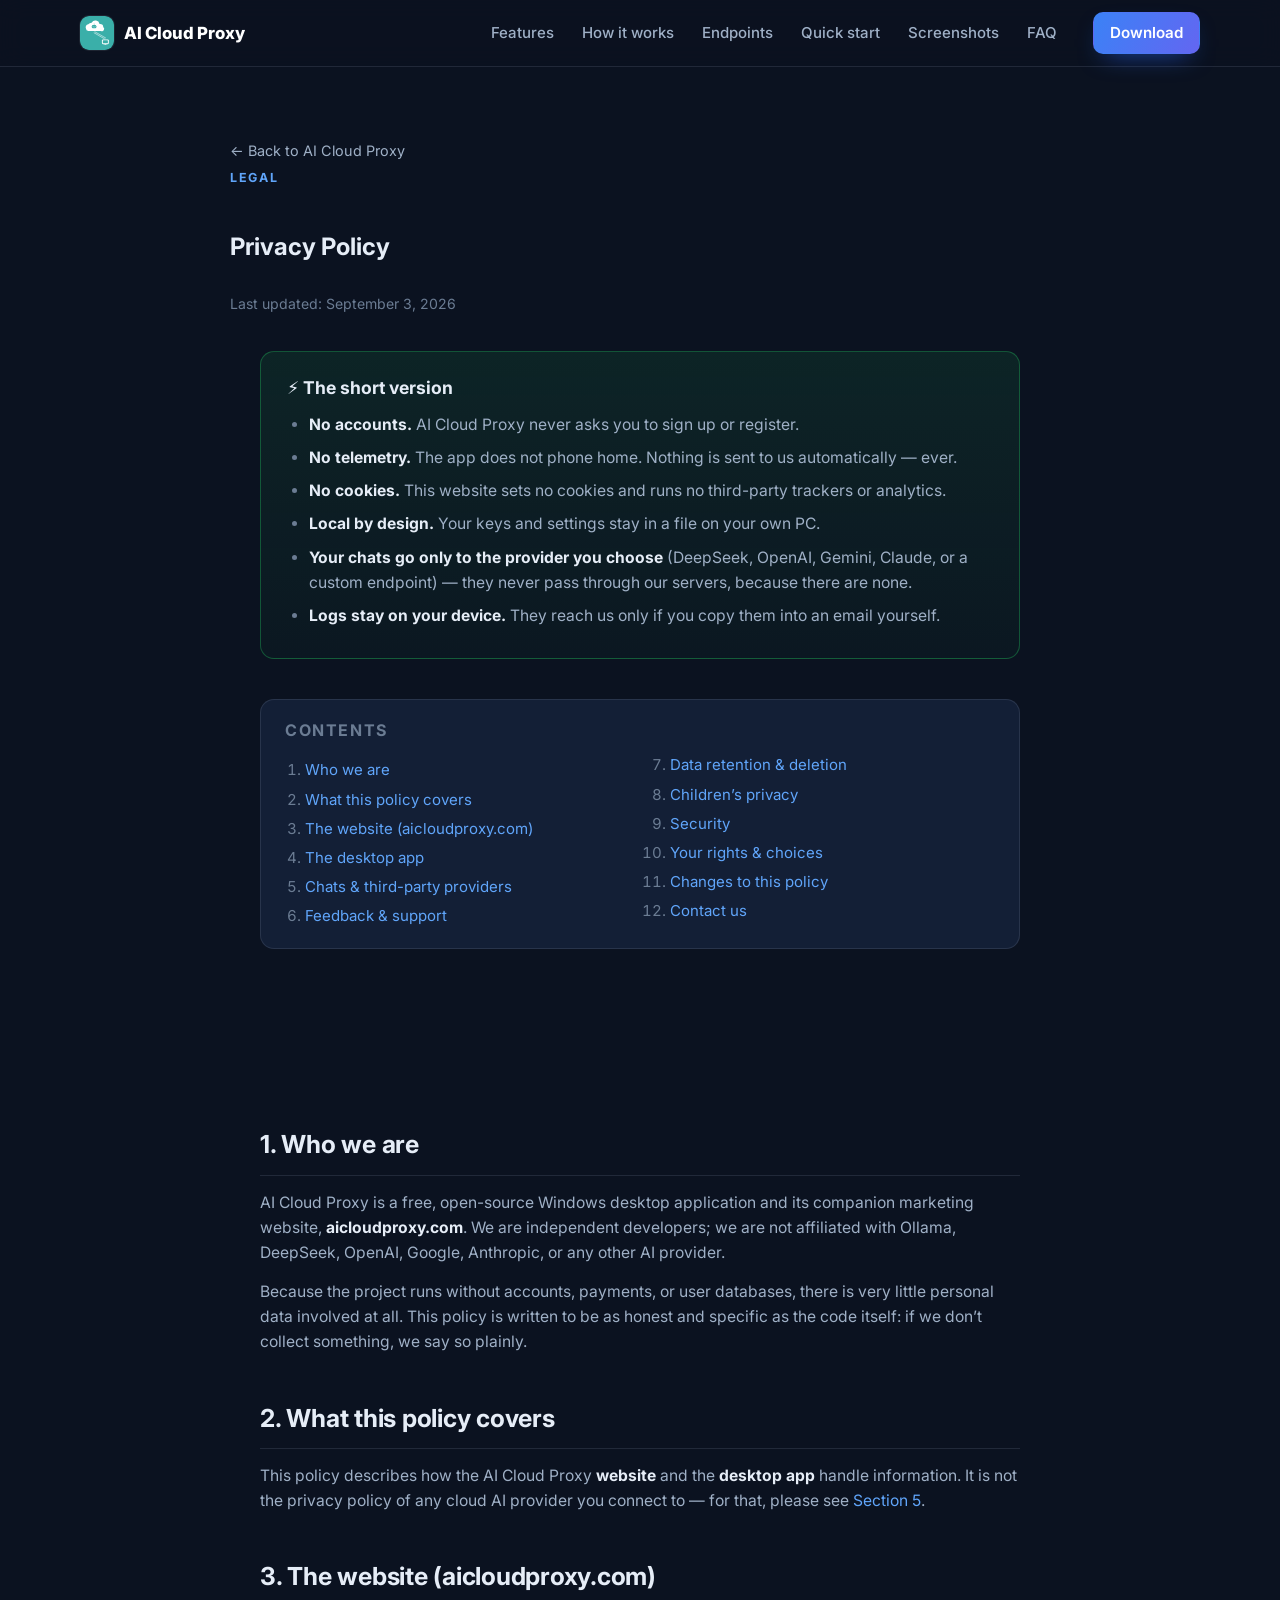
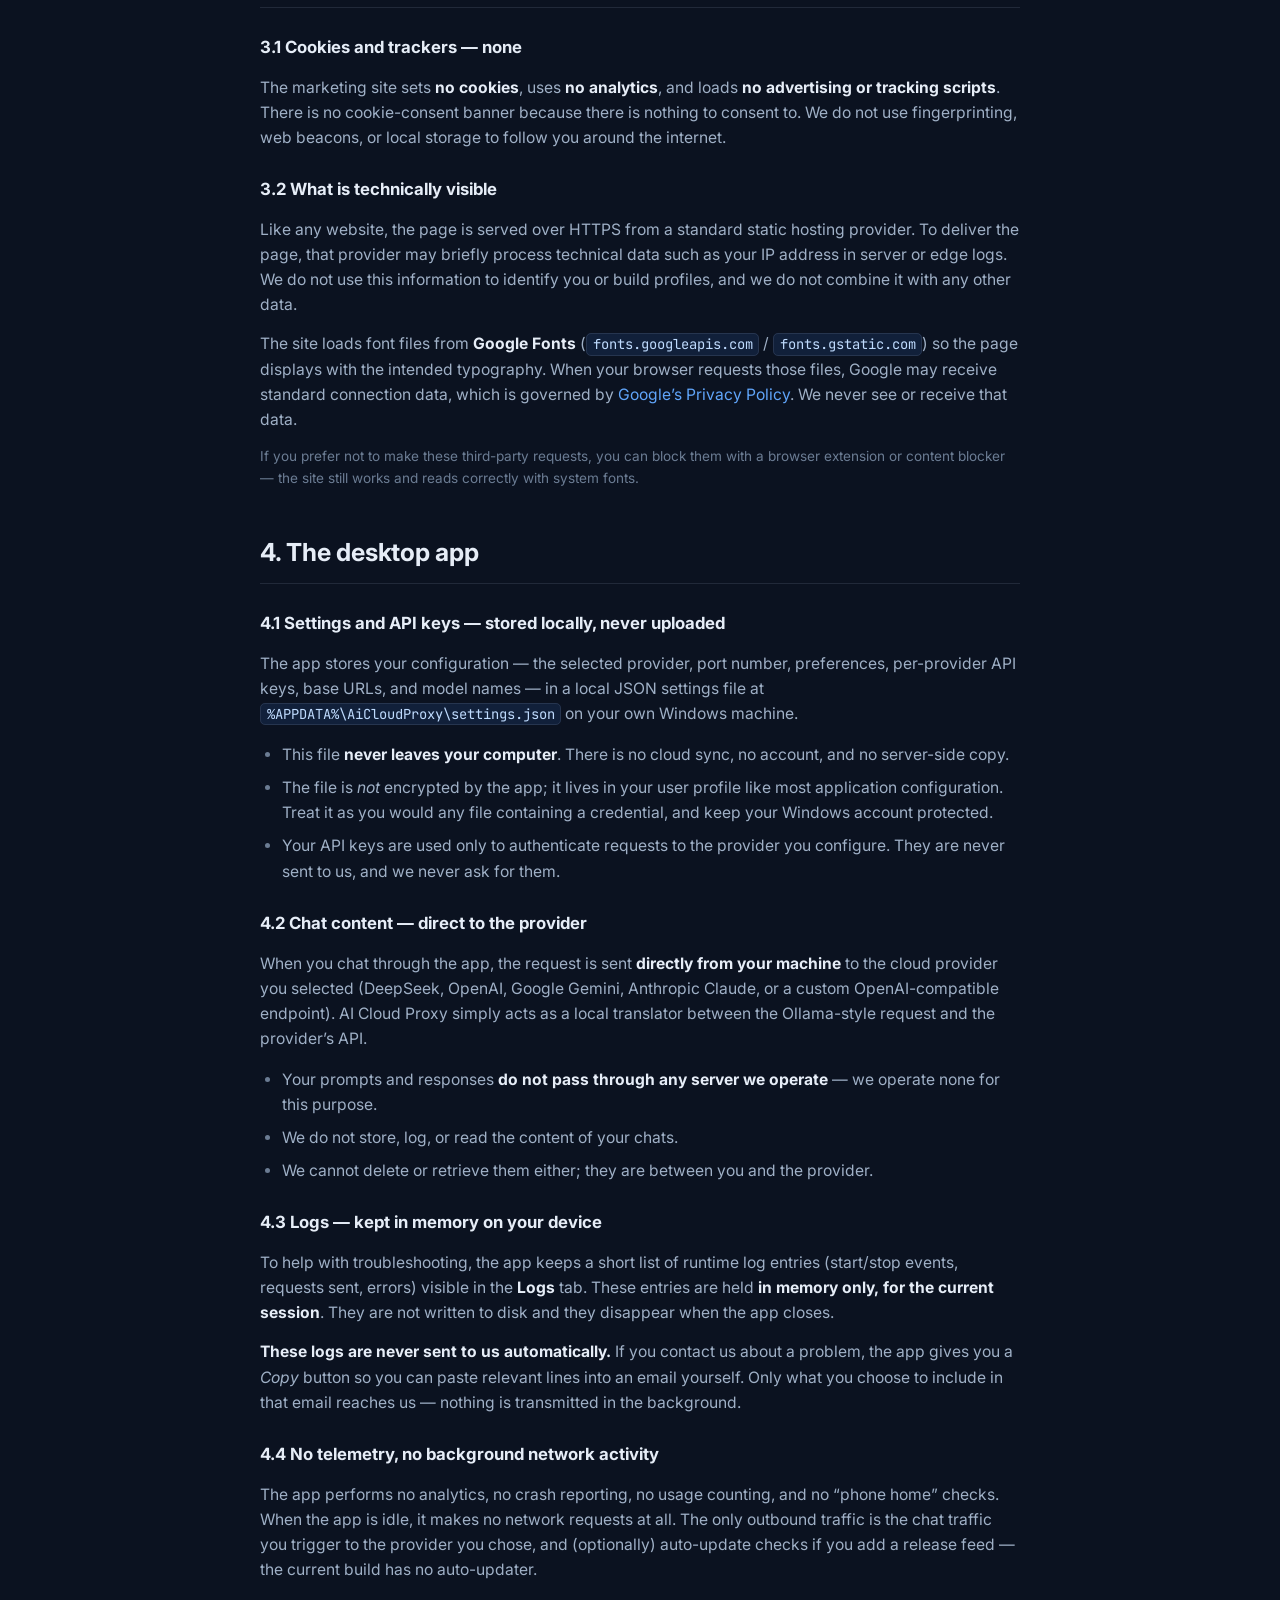
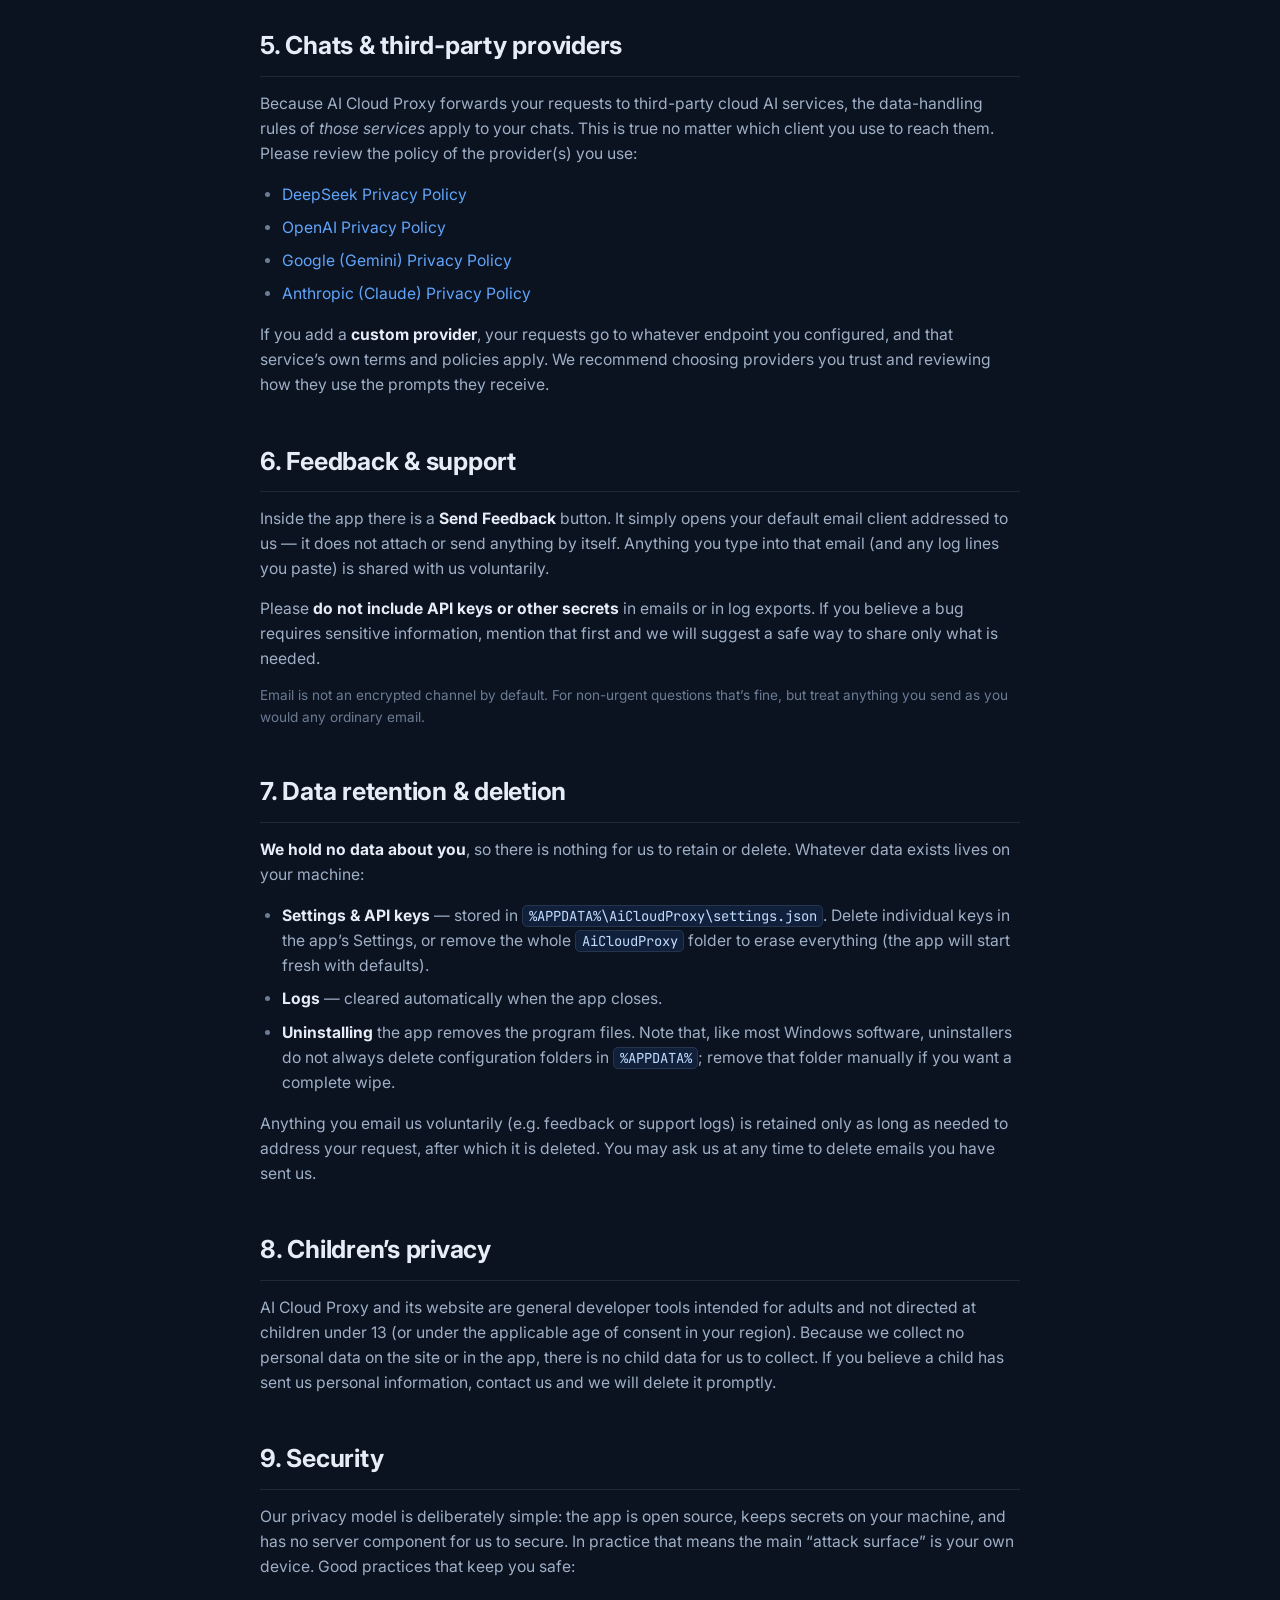
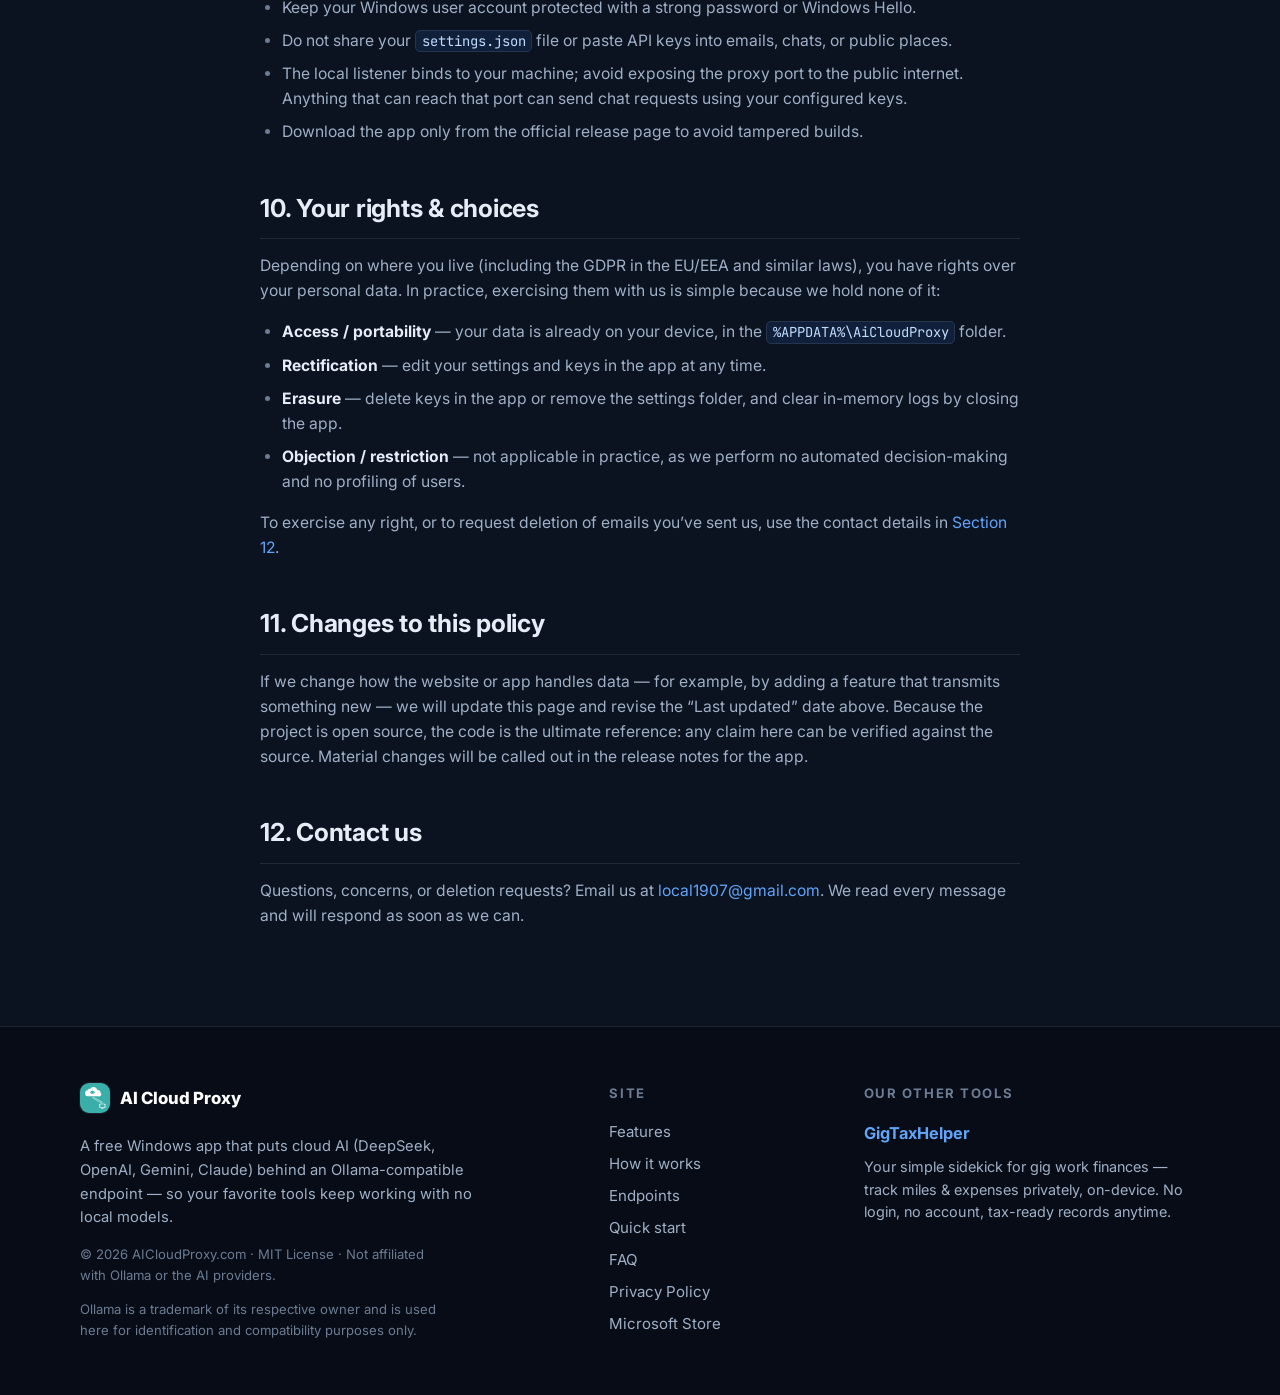
<file: web/privacy.html>
<!DOCTYPE html>
<html lang="en">
<head>
  <meta charset="UTF-8">
  <meta name="viewport" content="width=device-width, initial-scale=1.0">

  <!-- Primary SEO -->
  <title>Privacy Policy — AI Cloud Proxy</title>
  <meta name="description" content="AI Cloud Proxy is private by design: no accounts, no telemetry, no cookies. This policy explains exactly what the website and the Windows app do — and don't do — with your data.">
  <meta name="robots" content="index, follow">
  <link rel="canonical" href="https://aicloudproxy.com/privacy.html">

  <!-- Open Graph -->
  <meta property="og:type" content="website">
  <meta property="og:site_name" content="AI Cloud Proxy">
  <meta property="og:title" content="Privacy Policy — AI Cloud Proxy">
  <meta property="og:description" content="No accounts, no telemetry, no cookies. Read exactly what the AI Cloud Proxy website and app do — and don't do — with your data.">
  <meta property="og:url" content="https://aicloudproxy.com/privacy.html">
  <meta property="og:image" content="https://aicloudproxy.com/assets/og-image.png">

  <!-- Twitter -->
  <meta name="twitter:card" content="summary_large_image">
  <meta name="twitter:title" content="Privacy Policy — AI Cloud Proxy">
  <meta name="twitter:description" content="AI Cloud Proxy is private by design: no accounts, no telemetry, no cookies.">
  <meta name="twitter:image" content="https://aicloudproxy.com/assets/og-image.png">

  <meta name="theme-color" content="#0b1220">
  <link rel="icon" type="image/svg+xml" href="assets/logo.svg">

  <!-- Fonts -->
  <link rel="preconnect" href="https://fonts.googleapis.com">
  <link rel="preconnect" href="https://fonts.gstatic.com" crossorigin>
  <link href="https://fonts.googleapis.com/css2?family=Inter:wght@400;500;600;700;800&family=JetBrains+Mono:wght@400;500&display=swap" rel="stylesheet">

  <!-- ============================================================
       SHARED STYLES — inlined on purpose.
       The host serves this page even when  /assets/  is missing, so the
       stylesheet and script live in the page itself: the layout can
       never break again because of a failed asset upload.
       Keep this block identical to the one in index.html.
       ============================================================ -->
  <style>
/* ============================================================
   AI Cloud Proxy — marketing site
   Dark theme · responsive · system-friendly
   ============================================================ */

:root {
  --bg: #0b1220;
  --bg-soft: #0f1a2e;
  --bg-card: #131f36;
  --bg-card-2: #16233d;
  --line: rgba(148, 163, 184, 0.16);
  --line-strong: rgba(148, 163, 184, 0.28);

  --text: #e6edf7;
  --text-muted: #9fb0c6;
  --text-dim: #6b7c93;

  --blue: #3b82f6;
  --blue-strong: #2563eb;
  --blue-soft: #60a5fa;
  --indigo: #6366f1;
  --green: #22c55e;
  --amber: #f59e0b;
  --red: #ef4444;

  --grad: linear-gradient(120deg, var(--blue-soft), var(--indigo));
  --grad-strong: linear-gradient(120deg, var(--blue), var(--indigo));

  --radius: 14px;
  --radius-sm: 9px;
  --shadow: 0 18px 44px -22px rgba(2, 6, 23, 0.9);
  --font: "Inter", "Segoe UI", system-ui, -apple-system, Arial, sans-serif;
  --mono: "JetBrains Mono", "Cascadia Code", Consolas, "Courier New", monospace;
}

* { box-sizing: border-box; }
html { scroll-behavior: smooth; -webkit-text-size-adjust: 100%; }
body {
  margin: 0;
  font-family: var(--font);
  color: var(--text);
  background: var(--bg);
  line-height: 1.6;
  -webkit-font-smoothing: antialiased;
}
body.nav-open { overflow: hidden; }

img { max-width: 100%; display: block; }
a { color: var(--blue-soft); text-decoration: none; }
a:hover { text-decoration: underline; }
code {
  font-family: var(--mono);
  font-size: 0.88em;
  background: rgba(59, 130, 246, 0.12);
  border: 1px solid var(--line);
  border-radius: 5px;
  padding: 0.08em 0.4em;
  color: #bfdbfe;
  white-space: nowrap;
}

.container { width: min(1120px, 92vw); margin: 0 auto; }
.container.narrow { width: min(820px, 92vw); }
.skip-link {
  position: absolute; left: -999px; top: 0;
  background: var(--blue-strong); color: #fff;
  padding: 10px 16px; border-radius: 0 0 8px 0; z-index: 200;
}
.skip-link:focus { left: 0; }

/* ---------- Inline SVG sprite ---------- */
.svg-sprite { position: absolute; width: 0; height: 0; overflow: hidden; }

/* ---------- Buttons ---------- */
.btn {
  display: inline-flex; align-items: center; justify-content: center;
  gap: 8px; font-weight: 600; font-size: 0.95rem;
  padding: 0.62rem 1.15rem; border-radius: 10px;
  border: 1px solid transparent; cursor: pointer;
  text-decoration: none !important; transition: transform 0.15s, box-shadow 0.15s, background 0.15s;
}
.btn-lg { padding: 0.85rem 1.6rem; font-size: 1.02rem; }
.btn-primary { background: var(--grad-strong); color: #fff; box-shadow: 0 10px 26px -12px rgba(37, 99, 235, 0.8); }
.btn-primary:hover { transform: translateY(-1px); box-shadow: 0 14px 30px -12px rgba(37, 99, 235, 0.9); }
.btn-ghost { background: transparent; color: var(--text); border-color: var(--line-strong); }
.btn-ghost:hover { border-color: var(--blue); color: #fff; }
.btn-light { background: #fff; color: #0b1220; }
.btn-light:hover { transform: translateY(-1px); }
.btn-store { background: #10192c; color: #fff; border-color: var(--line-strong); }
.btn-store:hover { border-color: var(--blue); color: #fff; transform: translateY(-1px); }
.btn-store .store-icon { width: 18px; height: 18px; flex: none; }
.btn-row { display: flex; gap: 14px; flex-wrap: wrap; justify-content: center; }

/* ---------- Header / nav ---------- */
.site-header {
  position: sticky; top: 0; z-index: 100;
  background: rgba(11, 18, 32, 0.82);
  backdrop-filter: blur(12px);
  -webkit-backdrop-filter: blur(12px);
  border-bottom: 1px solid var(--line);
}
.nav-wrap {
  display: flex; align-items: center; gap: 24px;
  padding: 12px 0;
}
.brand { display: inline-flex; align-items: center; gap: 10px; text-decoration: none !important; }
.brand-mark { border-radius: 9px; box-shadow: 0 0 0 1px rgba(255,255,255,0.08); }
.brand-name { font-weight: 800; letter-spacing: -0.01em; color: #fff; font-size: 1.05rem; }
.site-nav { display: flex; gap: 4px; margin-left: auto; }
.site-nav a {
  color: var(--text-muted); font-weight: 500; font-size: 0.94rem;
  padding: 8px 12px; border-radius: 8px; text-decoration: none;
}
.site-nav a:hover { color: #fff; background: rgba(148,163,184,0.1); }
.nav-actions { display: flex; align-items: center; gap: 12px; }
.nav-actions .btn { padding: 0.5rem 1rem; }

.nav-toggle {
  display: none; background: none; border: 1px solid var(--line-strong);
  border-radius: 8px; width: 42px; height: 38px; cursor: pointer;
  flex-direction: column; align-items: center; justify-content: center; gap: 5px;
}
.nav-toggle span { width: 18px; height: 2px; background: #fff; border-radius: 2px; transition: 0.2s; }
body.nav-open .nav-toggle span:nth-child(1) { transform: translateY(7px) rotate(45deg); }
body.nav-open .nav-toggle span:nth-child(2) { opacity: 0; }
body.nav-open .nav-toggle span:nth-child(3) { transform: translateY(-7px) rotate(-45deg); }

.mobile-menu {
  display: none; flex-direction: column; gap: 4px;
  padding: 10px 4vw 22px; border-top: 1px solid var(--line);
}
body.nav-open .mobile-menu { display: flex; }
.mobile-menu a { color: var(--text-muted); padding: 10px 4px; font-weight: 500; text-decoration: none; }
.mobile-menu .btn { margin-top: 8px; justify-content: center; }
.mobile-menu .btn-primary { color: #fff; }

/* ---------- Hero ---------- */
.hero { padding: 72px 0 0; position: relative; overflow: hidden; }
.hero::before {
  content: ""; position: absolute; inset: 0; pointer-events: none;
  background:
    radial-gradient(640px 420px at 18% 8%, rgba(59,130,246,0.22), transparent 65%),
    radial-gradient(700px 460px at 88% 30%, rgba(99,102,241,0.16), transparent 65%);
}
.hero-grid {
  display: grid; grid-template-columns: 1.05fr 0.95fr;
  gap: 56px; align-items: center; padding-bottom: 60px;
}
.eyebrow {
  text-transform: uppercase; letter-spacing: 0.14em; font-size: 0.78rem;
  font-weight: 700; color: var(--blue-soft); margin: 0 0 14px;
}
.hero h1 { font-size: clamp(2.1rem, 4.6vw, 3.35rem); line-height: 1.12; margin: 0 0 18px; letter-spacing: -0.02em; }
.grad { background: var(--grad); -webkit-background-clip: text; background-clip: text; color: transparent; }
.lead { color: var(--text-muted); font-size: 1.08rem; max-width: 56ch; margin: 0 0 26px; }
.lead strong { color: var(--text); }
.hero-cta { display: flex; gap: 14px; flex-wrap: wrap; margin-bottom: 22px; }
.hero-badges { list-style: none; display: flex; gap: 18px; flex-wrap: wrap; margin: 0; padding: 0; color: var(--text-muted); font-size: 0.92rem; }
.hero-badges li::marker { content: ""; }
.hero-badges { padding-left: 0; }

/* Terminal mock */
.terminal {
  background: #0a0f1c; border: 1px solid var(--line-strong); border-radius: var(--radius);
  box-shadow: var(--shadow); overflow: hidden;
}
.terminal-bar {
  display: flex; align-items: center; gap: 7px;
  padding: 11px 14px; background: rgba(255,255,255,0.03);
  border-bottom: 1px solid var(--line);
}
.dot { width: 11px; height: 11px; border-radius: 50%; }
.dot.red { background: #ff5f57; } .dot.yellow { background: #febc2e; } .dot.green { background: #28c840; }
.terminal-title { margin-left: 8px; color: var(--text-dim); font-size: 0.82rem; font-family: var(--mono); }
.terminal-body { margin: 0; padding: 18px 20px; font-family: var(--mono); font-size: 0.86rem; line-height: 1.7; overflow-x: auto; color: #cbd5e1; }
.c-prompt { color: var(--green); }
.c-key { color: #7dd3fc; } .c-str { color: #86efac; } .c-bool { color: #c4b5fd; }
.terminal-answer {
  margin: 0 14px 14px; padding: 12px 16px; border: 1px solid var(--line);
  border-radius: 10px; background: rgba(34,197,94,0.06);
}
.answer-label { font-size: 0.75rem; font-weight: 700; color: var(--green); font-family: var(--mono); }
.terminal-answer p { margin: 6px 0 0; color: var(--text-muted); font-size: 0.9rem; }

/* Providers strip */
.providers-strip { border-top: 1px solid var(--line); background: rgba(255,255,255,0.015); }
.providers-strip .container { display: flex; align-items: center; gap: 26px; flex-wrap: wrap; padding: 18px 0; }
.providers-label { color: var(--text-dim); font-size: 0.82rem; text-transform: uppercase; letter-spacing: 0.12em; font-weight: 600; }
.providers-strip ul { list-style: none; display: flex; gap: 22px; flex-wrap: wrap; margin: 0; padding: 0; }
.providers-strip li { font-weight: 600; color: var(--text-muted); font-size: 0.98rem; }

/* ---------- Sections ---------- */
.section { padding: 84px 0; }
.section-alt { background: var(--bg-soft); border-top: 1px solid var(--line); border-bottom: 1px solid var(--line); }
.section-head { margin-bottom: 44px; }
.section-head h2 { font-size: clamp(1.6rem, 3.4vw, 2.35rem); margin: 0 0 10px; letter-spacing: -0.015em; line-height: 1.2; }
.section-head .sub { color: var(--text-muted); font-size: 1.05rem; max-width: 64ch; margin: 0; }
.hide-mobile br { display: block; }

/* Feature cards */
.feature-grid { display: grid; grid-template-columns: repeat(3, 1fr); gap: 18px; }
.card {
  background: linear-gradient(180deg, var(--bg-card), var(--bg-card-2));
  border: 1px solid var(--line); border-radius: var(--radius);
  padding: 24px 22px;
}
.card h3 { margin: 0 0 8px; font-size: 1.08rem; }
.card p { margin: 0; color: var(--text-muted); font-size: 0.94rem; }
.card p + p { margin-top: 8px; }
.card .tip { font-size: 0.86rem; }
.card code { white-space: normal; }

/* Flow */
.flow { display: flex; align-items: stretch; gap: 12px; margin: 0 auto 44px; }
.flow-node {
  flex: 1; background: var(--bg-card); border: 1px solid var(--line);
  border-radius: var(--radius); padding: 20px;
}
.flow-node.highlight { border-color: rgba(59,130,246,0.55); box-shadow: 0 0 0 1px rgba(59,130,246,0.25), 0 16px 40px -22px rgba(37,99,235,0.6); }
.flow-node h4 { margin: 0 0 6px; font-size: 1rem; }
.flow-node p { margin: 0 0 12px; color: var(--text-muted); font-size: 0.9rem; }
.mini { display: inline-block; margin-top: auto; white-space: nowrap; }
.flow-arrow { align-self: center; color: var(--blue-soft); font-size: 1.7rem; padding: 0 4px; }

/* Provider table */
.provider-table-wrap { max-width: 720px; margin: 0 auto; }
.provider-table { width: 100%; border-collapse: collapse; font-size: 0.96rem; background: var(--bg-card); border: 1px solid var(--line); border-radius: var(--radius); overflow: hidden; }
.provider-table caption { text-align: left; color: var(--text-dim); font-size: 0.85rem; padding: 0 0 12px; }
.provider-table th, .provider-table td { text-align: left; padding: 13px 18px; border-bottom: 1px solid var(--line); }
.provider-table thead th { background: rgba(148,163,184,0.06); font-size: 0.8rem; text-transform: uppercase; letter-spacing: 0.08em; color: var(--text-muted); }
.provider-table tbody tr:last-child td { border-bottom: none; }
.provider-table td:first-child { font-weight: 600; }
.note { color: var(--text-muted); font-size: 0.93rem; margin: 22px auto 0; max-width: 640px; text-align: center; }

/* Endpoints */
.endpoint-grid { display: grid; grid-template-columns: repeat(2, 1fr); gap: 16px; }
.endpoint { background: var(--bg-card); border: 1px solid var(--line); border-radius: var(--radius-sm); padding: 16px 18px; }
.endpoint code { font-size: 0.98rem; margin-left: 10px; white-space: nowrap; }
.endpoint p { margin: 10px 0 0 0; color: var(--text-muted); font-size: 0.9rem; }
.method {
  display: inline-block; font-family: var(--mono); font-size: 0.68rem; font-weight: 700;
  letter-spacing: 0.04em; padding: 2px 8px; border-radius: 5px; vertical-align: 2px;
}
.method.post { background: rgba(59,130,246,0.16); color: #93c5fd; border: 1px solid rgba(59,130,246,0.35); }
.method.get { background: rgba(34,197,94,0.14); color: #86efac; border: 1px solid rgba(34,197,94,0.35); }
.method.any { background: rgba(245,158,11,0.14); color: #fcd34d; border: 1px solid rgba(245,158,11,0.35); }

/* Steps */
.steps { list-style: none; margin: 0; padding: 0; counter-reset: step; }
.steps li { display: flex; gap: 16px; align-items: flex-start; padding: 12px 0; }
.step-num {
  flex: 0 0 auto; width: 32px; height: 32px; border-radius: 50%;
  display: inline-flex; align-items: center; justify-content: center;
  background: var(--grad-strong); color: #fff; font-weight: 700; font-size: 0.95rem;
}
.steps li div { color: var(--text-muted); font-size: 1.02rem; }
.steps li strong { color: var(--text); }

.callout {
  margin-top: 40px; border: 1px solid rgba(99,102,241,0.4);
  background: linear-gradient(180deg, rgba(99,102,241,0.12), rgba(99,102,241,0.04));
  border-radius: var(--radius); padding: 22px 26px;
}
.callout h3 { margin: 0 0 8px; }
.callout p { margin: 0; color: var(--text-muted); }

/* Screenshots */
.shot-grid { display: grid; grid-template-columns: repeat(3, 1fr); gap: 20px; }
.shot { margin: 0; }
.shot-frame {
  position: relative; aspect-ratio: 4 / 3; border-radius: var(--radius);
  border: 1px dashed var(--line-strong); overflow: hidden;
  background:
    radial-gradient(220px 160px at 50% 30%, rgba(59,130,246,0.12), transparent 70%),
    var(--bg-card);
}
.shot-frame img { position: relative; z-index: 2; width: 100%; height: 100%; object-fit: cover; }
.shot-empty {
  position: absolute; inset: 0; display: flex; flex-direction: column;
  align-items: center; justify-content: center; gap: 12px;
  color: var(--text-dim); font-size: 0.9rem;
}
.shot figcaption { color: var(--text-muted); font-size: 0.9rem; margin-top: 10px; }

/* FAQ */
.faq details {
  background: var(--bg-card); border: 1px solid var(--line);
  border-radius: var(--radius-sm); padding: 4px 22px; margin-bottom: 12px;
}
.faq summary { cursor: pointer; font-weight: 600; padding: 14px 0; color: var(--text); }
.faq summary::-webkit-details-marker { display: none; }
.faq details[open] summary { color: var(--blue-soft); }
.faq details p { color: var(--text-muted); padding-bottom: 16px; margin: 0; }

/* CTA */
.cta {
  padding: 84px 0; text-align: center;
  background:
    radial-gradient(560px 300px at 50% 0%, rgba(37,99,235,0.25), transparent 70%),
    var(--bg-soft);
  border-top: 1px solid var(--line);
}
.cta h2 { font-size: clamp(1.7rem, 3.6vw, 2.5rem); margin: 0 0 12px; letter-spacing: -0.015em; }
.cta p { color: var(--text-muted); font-size: 1.08rem; margin: 0 0 26px; }

/* ---------- Footer ---------- */
.site-footer { background: #070c17; border-top: 1px solid var(--line); padding: 56px 0 40px; }
.footer-grid { display: grid; grid-template-columns: 1.6fr 0.7fr 1.1fr; gap: 40px; }
.footer-brand p { color: var(--text-muted); font-size: 0.92rem; max-width: 46ch; }
.fineprint { color: var(--text-dim) !important; font-size: 0.82rem !important; }
.footer-col { display: flex; flex-direction: column; gap: 8px; }
.footer-col h4 { margin: 0 0 8px; font-size: 0.82rem; text-transform: uppercase; letter-spacing: 0.12em; color: var(--text-dim); }
.footer-col a { color: var(--text-muted); font-size: 0.94rem; width: fit-content; }
.footer-col a:hover { color: #fff; }
.footer-tools .tool-link { font-weight: 700; color: var(--blue-soft); font-size: 1.02rem; }
.footer-tools p { color: var(--text-muted); font-size: 0.9rem; margin: 2px 0 0; line-height: 1.55; }

/* ---------- Reveal on scroll ---------- */
.reveal { opacity: 0; transform: translateY(16px); transition: opacity 0.6s ease, transform 0.6s ease; }
.reveal.visible { opacity: 1; transform: none; }
@media (prefers-reduced-motion: reduce) {
  .reveal { opacity: 1; transform: none; transition: none; }
  html { scroll-behavior: auto; }
}

/* Safety net: never hide content when JS is off or unavailable. */
@media (scripting: none) {
  .reveal { opacity: 1; transform: none; }
}

/* ---------- Responsive ---------- */
@media (max-width: 920px) {
  .hero-grid { grid-template-columns: 1fr; gap: 40px; }
  .feature-grid, .shot-grid { grid-template-columns: repeat(2, 1fr); }
  .flow { flex-direction: column; }
  .flow-arrow { transform: rotate(90deg); align-self: center; }
  .footer-grid { grid-template-columns: 1fr 1fr; }
}

@media (max-width: 640px) {
  .site-nav { display: none; }
  .nav-toggle { display: flex; }
  .nav-actions .btn { display: none; }
  .feature-grid, .shot-grid { grid-template-columns: 1fr; }
  .endpoint-grid { grid-template-columns: 1fr; }
  .footer-grid { grid-template-columns: 1fr; gap: 28px; }
  .section { padding: 64px 0; }
  .hero { padding-top: 48px; }
}
  </style>

  <!-- Page-scoped styles for the legal/document layout (kept out of the shared block) -->
  <style>
    .page-hero { padding: 72px 0 8px; }
    .page-hero .container.narrow { display: flex; flex-direction: column; gap: 6px; }
    .back-link { color: var(--text-muted); font-size: 0.9rem; text-decoration: none; display: inline-flex; gap: 6px; align-items: center; width: fit-content; }
    .back-link:hover { color: #fff; }
    .doc-updated { color: var(--text-dim); font-size: 0.88rem; margin: 0; }
    .tldr {
      margin: 28px 0 0; border: 1px solid rgba(34,197,94,0.35);
      background: linear-gradient(180deg, rgba(34,197,94,0.10), rgba(34,197,94,0.03));
      border-radius: var(--radius); padding: 22px 26px;
    }
    .tldr h2 { margin: 0 0 10px; font-size: 1.1rem; }
    .tldr ul { margin: 0; padding-left: 20px; color: var(--text-muted); }
    .tldr li { margin: 6px 0; }

    .legal-doc { padding: 48px 0 84px; }
    .legal-doc .container.narrow { max-width: 760px; }
    .legal-section { margin: 44px 0 0; }
    .legal-section > h2 {
      font-size: clamp(1.25rem, 2.4vw, 1.55rem); letter-spacing: -0.01em;
      margin: 0 0 6px; padding-bottom: 10px; border-bottom: 1px solid var(--line);
    }
    .legal-section h3 { font-size: 1.05rem; margin: 26px 0 6px; color: var(--text); }
    .legal-doc p, .legal-doc li { color: var(--text-muted); font-size: 0.98rem; }
    .legal-doc p { margin: 14px 0; }
    .legal-doc ul, .legal-doc ol { padding-left: 22px; }
    .legal-doc li { margin: 8px 0; }
    .legal-doc li::marker { color: var(--text-dim); }
    .legal-doc strong { color: var(--text); }
    .legal-doc .note-sm { font-size: 0.85rem; color: var(--text-dim); }
    .mini-toc { background: var(--bg-card); border: 1px solid var(--line); border-radius: var(--radius); padding: 18px 24px; margin: 40px 0 0; }
    .mini-toc h2 { font-size: 1rem; margin: 0 0 10px; text-transform: uppercase; letter-spacing: 0.1em; color: var(--text-dim); }
    .mini-toc ol { margin: 0; padding-left: 20px; columns: 2; column-gap: 40px; }
    .mini-toc li { margin: 5px 0; font-size: 0.94rem; }
    .mini-toc a { color: var(--blue-soft); text-decoration: none; }
    .mini-toc a:hover { text-decoration: underline; }
    @media (max-width: 640px) { .mini-toc ol { columns: 1; } }
  </style>
</head>
<body>
  <a class="skip-link" href="#main">Skip to content</a>

  <!-- Brand mark sprite (inlined so the logo renders without /assets) -->
  <svg class="svg-sprite" aria-hidden="true" focusable="false" xmlns="http://www.w3.org/2000/svg">
    <symbol id="brand-logo" viewBox="0 0 512 512">
      <rect width="512" height="512" rx="110" ry="110" fill="#3AAFA9"/>
      <path d="M 175,100 A 65,65 0 0,1 295,120 A 45,45 0 0,1 350,165 A 35,35 0 0,1 315,225 L 125,225 A 35,35 0 0,1 90,190 A 45,45 0 0,1 125,125 A 60,60 0 0,1 175,100 Z" fill="#FFFFFF"/>
      <g fill="#3AAFA9">
        <circle cx="212" cy="120" r="7"/>
        <rect x="210" y="125" width="4" height="12" rx="2"/>
        <rect x="180" y="137" width="64" height="48" rx="14"/>
        <rect x="175" y="153" width="74" height="16" rx="4"/>
        <circle cx="197" cy="161" r="5.5" fill="#FFFFFF"/>
        <circle cx="227" cy="161" r="5.5" fill="#FFFFFF"/>
        <rect x="204" y="174" width="16" height="3" rx="1.5" fill="#FFFFFF"/>
      </g>
      <g stroke="#FFFFFF" stroke-width="8" stroke-linecap="round">
        <line x1="225" y1="238" x2="385" y2="330"/>
        <line x1="213" y1="254" x2="368" y2="343"/>
      </g>
      <g fill="#FFFFFF">
        <rect x="330" y="352" width="104" height="72" rx="16"/>
        <rect x="344" y="364" width="76" height="48" rx="8" fill="#3AAFA9"/>
        <rect x="372" y="424" width="20" height="8" rx="2"/>
        <path d="M 356,436 C 356,432 360,432 368,432 L 396,432 C 404,432 408,432 408,436 L 408,437 C 408,438 404,438 396,438 L 368,438 C 360,438 356,438 356,437 Z"/>
      </g>
    </symbol>
  </svg>

  <!-- ======================= NAV ======================= -->
  <header class="site-header">
    <div class="container nav-wrap">
      <a class="brand" href="index.html" aria-label="AI Cloud Proxy home">
        <svg class="brand-mark" width="34" height="34" aria-hidden="true" focusable="false"><use href="#brand-logo"/></svg>
        <span class="brand-name">AI&nbsp;Cloud&nbsp;Proxy</span>
      </a>

      <nav class="site-nav" aria-label="Primary">
        <a href="index.html#features">Features</a>
        <a href="index.html#how-it-works">How it works</a>
        <a href="index.html#endpoints">Endpoints</a>
        <a href="index.html#quick-start">Quick start</a>
        <a href="index.html#screenshots">Screenshots</a>
        <a href="index.html#faq">FAQ</a>
      </nav>

      <div class="nav-actions">
        <a class="btn btn-primary" href="index.html#download">Download</a>
        <button class="nav-toggle" id="navToggle" aria-label="Toggle menu" aria-expanded="false" aria-controls="mobileMenu">
          <span></span><span></span><span></span>
        </button>
      </div>
    </div>

    <!-- Mobile menu -->
    <nav id="mobileMenu" class="mobile-menu" aria-label="Mobile">
      <a href="index.html#features">Features</a>
      <a href="index.html#how-it-works">How it works</a>
      <a href="index.html#endpoints">Endpoints</a>
      <a href="index.html#quick-start">Quick start</a>
      <a href="index.html#screenshots">Screenshots</a>
      <a href="index.html#faq">FAQ</a>
      <a class="btn btn-primary" href="index.html#download">Download</a>
    </nav>
  </header>

  <main id="main">
    <!-- ======================= PAGE HERO ======================= -->
    <section class="page-hero">
      <div class="container narrow">
        <a class="back-link" href="index.html">← Back to AI Cloud Proxy</a>
        <p class="eyebrow">Legal</p>
        <h1>Privacy Policy</h1>
        <p class="doc-updated">Last updated: September 3, 2026</p>
      </div>
    </section>

    <!-- ======================= TL;DR ======================= -->
    <section class="legal-doc" style="padding-top: 0;">
      <div class="container narrow">
        <div class="tldr reveal">
          <h2>⚡ The short version</h2>
          <ul>
            <li><strong>No accounts.</strong> AI Cloud Proxy never asks you to sign up or register.</li>
            <li><strong>No telemetry.</strong> The app does not phone home. Nothing is sent to us automatically — ever.</li>
            <li><strong>No cookies.</strong> This website sets no cookies and runs no third-party trackers or analytics.</li>
            <li><strong>Local by design.</strong> Your keys and settings stay in a file on your own PC.</li>
            <li><strong>Your chats go only to the provider you choose</strong> (DeepSeek, OpenAI, Gemini, Claude, or a custom endpoint) — they never pass through our servers, because there are none.</li>
            <li><strong>Logs stay on your device.</strong> They reach us only if you copy them into an email yourself.</li>
          </ul>
        </div>

        <div class="mini-toc reveal">
          <h2>Contents</h2>
          <ol>
            <li><a href="#who">Who we are</a></li>
            <li><a href="#scope">What this policy covers</a></li>
            <li><a href="#website">The website (aicloudproxy.com)</a></li>
            <li><a href="#app">The desktop app</a></li>
            <li><a href="#providers">Chats &amp; third-party providers</a></li>
            <li><a href="#feedback">Feedback &amp; support</a></li>
            <li><a href="#retention">Data retention &amp; deletion</a></li>
            <li><a href="#children">Children&rsquo;s privacy</a></li>
            <li><a href="#security">Security</a></li>
            <li><a href="#rights">Your rights &amp; choices</a></li>
            <li><a href="#changes">Changes to this policy</a></li>
            <li><a href="#contact">Contact us</a></li>
          </ol>
        </div>
      </div>
    </section>

    <!-- ======================= DOCUMENT ======================= -->
    <section class="legal-doc">
      <div class="container narrow">

        <div class="legal-section reveal" id="who">
          <h2>1. Who we are</h2>
          <p>AI Cloud Proxy is a free, open-source Windows desktop application and its companion
          marketing website, <strong>aicloudproxy.com</strong>. We are independent developers;
          we are not affiliated with Ollama, DeepSeek, OpenAI, Google, Anthropic, or any other
          AI provider.</p>
          <p>Because the project runs without accounts, payments, or user databases, there is
          very little personal data involved at all. This policy is written to be as honest and
          specific as the code itself: if we don&rsquo;t collect something, we say so plainly.</p>
        </div>

        <div class="legal-section reveal" id="scope">
          <h2>2. What this policy covers</h2>
          <p>This policy describes how the AI Cloud Proxy <strong>website</strong> and the
          <strong>desktop app</strong> handle information. It is not the privacy policy of any
          cloud AI provider you connect to — for that, please see
          <a href="#providers">Section 5</a>.</p>
        </div>

        <div class="legal-section reveal" id="website">
          <h2>3. The website (aicloudproxy.com)</h2>

          <h3>3.1 Cookies and trackers — none</h3>
          <p>The marketing site sets <strong>no cookies</strong>, uses <strong>no
          analytics</strong>, and loads <strong>no advertising or tracking scripts</strong>.
          There is no cookie-consent banner because there is nothing to consent to. We do not
          use fingerprinting, web beacons, or local storage to follow you around the internet.</p>

          <h3>3.2 What is technically visible</h3>
          <p>Like any website, the page is served over HTTPS from a standard static hosting
          provider. To deliver the page, that provider may briefly process technical data such
          as your IP address in server or edge logs. We do not use this information to identify
          you or build profiles, and we do not combine it with any other data.</p>
          <p>The site loads font files from <strong>Google Fonts</strong>
          (<code>fonts.googleapis.com</code> / <code>fonts.gstatic.com</code>) so the page
          displays with the intended typography. When your browser requests those files, Google
          may receive standard connection data, which is governed by
          <a href="https://policies.google.com/privacy" target="_blank" rel="noopener">Google&rsquo;s Privacy Policy</a>.
          We never see or receive that data.</p>
          <p class="note-sm">If you prefer not to make these third-party requests, you can block
          them with a browser extension or content blocker — the site still works and reads
          correctly with system fonts.</p>
        </div>

        <div class="legal-section reveal" id="app">
          <h2>4. The desktop app</h2>

          <h3>4.1 Settings and API keys — stored locally, never uploaded</h3>
          <p>The app stores your configuration — the selected provider, port number, preferences,
          per-provider API keys, base URLs, and model names — in a local JSON settings file at
          <code>%APPDATA%\AiCloudProxy\settings.json</code> on your own Windows machine.</p>
          <ul>
            <li>This file <strong>never leaves your computer</strong>. There is no cloud sync,
            no account, and no server-side copy.</li>
            <li>The file is <em>not</em> encrypted by the app; it lives in your user profile like
            most application configuration. Treat it as you would any file containing a
            credential, and keep your Windows account protected.</li>
            <li>Your API keys are used only to authenticate requests to the provider you
            configure. They are never sent to us, and we never ask for them.</li>
          </ul>

          <h3>4.2 Chat content — direct to the provider</h3>
          <p>When you chat through the app, the request is sent <strong>directly from your
          machine</strong> to the cloud provider you selected (DeepSeek, OpenAI, Google Gemini,
          Anthropic Claude, or a custom OpenAI-compatible endpoint). AI Cloud Proxy simply acts
          as a local translator between the Ollama-style request and the provider&rsquo;s API.</p>
          <ul>
            <li>Your prompts and responses <strong>do not pass through any server we operate</strong>
            — we operate none for this purpose.</li>
            <li>We do not store, log, or read the content of your chats.</li>
            <li>We cannot delete or retrieve them either; they are between you and the provider.</li>
          </ul>

          <h3>4.3 Logs — kept in memory on your device</h3>
          <p>To help with troubleshooting, the app keeps a short list of runtime log entries
          (start/stop events, requests sent, errors) visible in the <strong>Logs</strong> tab.
          These entries are held <strong>in memory only, for the current session</strong>. They
          are not written to disk and they disappear when the app closes.</p>
          <p><strong>These logs are never sent to us automatically.</strong> If you contact us
          about a problem, the app gives you a <em>Copy</em> button so you can paste relevant
          lines into an email yourself. Only what you choose to include in that email reaches us
          — nothing is transmitted in the background.</p>

          <h3>4.4 No telemetry, no background network activity</h3>
          <p>The app performs no analytics, no crash reporting, no usage counting, and no
          &ldquo;phone home&rdquo; checks. When the app is idle, it makes no network requests at
          all. The only outbound traffic is the chat traffic you trigger to the provider you
          chose, and (optionally) auto-update checks if you add a release feed — the current
          build has no auto-updater.</p>
        </div>

        <div class="legal-section reveal" id="providers">
          <h2>5. Chats &amp; third-party providers</h2>
          <p>Because AI Cloud Proxy forwards your requests to third-party cloud AI services, the
          data-handling rules of <em>those services</em> apply to your chats. This is true no
          matter which client you use to reach them. Please review the policy of the provider(s)
          you use:</p>
          <ul>
            <li><a href="https://www.deepseek.com/privacy" target="_blank" rel="noopener">DeepSeek Privacy Policy</a></li>
            <li><a href="https://openai.com/policies/privacy-policy/" target="_blank" rel="noopener">OpenAI Privacy Policy</a></li>
            <li><a href="https://policies.google.com/privacy" target="_blank" rel="noopener">Google (Gemini) Privacy Policy</a></li>
            <li><a href="https://www.anthropic.com/legal/privacy" target="_blank" rel="noopener">Anthropic (Claude) Privacy Policy</a></li>
          </ul>
          <p>If you add a <strong>custom provider</strong>, your requests go to whatever endpoint
          you configured, and that service&rsquo;s own terms and policies apply. We recommend
          choosing providers you trust and reviewing how they use the prompts they receive.</p>
        </div>

        <div class="legal-section reveal" id="feedback">
          <h2>6. Feedback &amp; support</h2>
          <p>Inside the app there is a <strong>Send Feedback</strong> button. It simply opens
          your default email client addressed to us — it does not attach or send anything by
          itself. Anything you type into that email (and any log lines you paste) is shared with
          us voluntarily.</p>
          <p>Please <strong>do not include API keys or other secrets</strong> in emails or in log
          exports. If you believe a bug requires sensitive information, mention that first and we
          will suggest a safe way to share only what is needed.</p>
          <p class="note-sm">Email is not an encrypted channel by default. For non-urgent
          questions that&rsquo;s fine, but treat anything you send as you would any ordinary
          email.</p>
        </div>

        <div class="legal-section reveal" id="retention">
          <h2>7. Data retention &amp; deletion</h2>
          <p><strong>We hold no data about you</strong>, so there is nothing for us to retain or
          delete. Whatever data exists lives on your machine:</p>
          <ul>
            <li><strong>Settings &amp; API keys</strong> — stored in
            <code>%APPDATA%\AiCloudProxy\settings.json</code>. Delete individual keys in the
            app&rsquo;s Settings, or remove the whole <code>AiCloudProxy</code> folder to erase
            everything (the app will start fresh with defaults).</li>
            <li><strong>Logs</strong> — cleared automatically when the app closes.</li>
            <li><strong>Uninstalling</strong> the app removes the program files. Note that, like
            most Windows software, uninstallers do not always delete configuration folders in
            <code>%APPDATA%</code>; remove that folder manually if you want a complete wipe.</li>
          </ul>
          <p>Anything you email us voluntarily (e.g. feedback or support logs) is retained only
          as long as needed to address your request, after which it is deleted. You may ask us
          at any time to delete emails you have sent us.</p>
        </div>

        <div class="legal-section reveal" id="children">
          <h2>8. Children&rsquo;s privacy</h2>
          <p>AI Cloud Proxy and its website are general developer tools intended for adults and
          not directed at children under 13 (or under the applicable age of consent in your
          region). Because we collect no personal data on the site or in the app, there is no
          child data for us to collect. If you believe a child has sent us personal information,
          contact us and we will delete it promptly.</p>
        </div>

        <div class="legal-section reveal" id="security">
          <h2>9. Security</h2>
          <p>Our privacy model is deliberately simple: the app is open source, keeps secrets on
          your machine, and has no server component for us to secure. In practice that means the
          main &ldquo;attack surface&rdquo; is your own device. Good practices that keep you
          safe:</p>
          <ul>
            <li>Keep your Windows user account protected with a strong password or Windows Hello.</li>
            <li>Do not share your <code>settings.json</code> file or paste API keys into emails,
            chats, or public places.</li>
            <li>The local listener binds to your machine; avoid exposing the proxy port to the
            public internet. Anything that can reach that port can send chat requests using your
            configured keys.</li>
            <li>Download the app only from the official release page to avoid tampered builds.</li>
          </ul>
        </div>

        <div class="legal-section reveal" id="rights">
          <h2>10. Your rights &amp; choices</h2>
          <p>Depending on where you live (including the GDPR in the EU/EEA and similar laws), you
          have rights over your personal data. In practice, exercising them with us is simple
          because we hold none of it:</p>
          <ul>
            <li><strong>Access / portability</strong> — your data is already on your device, in
            the <code>%APPDATA%\AiCloudProxy</code> folder.</li>
            <li><strong>Rectification</strong> — edit your settings and keys in the app at any
            time.</li>
            <li><strong>Erasure</strong> — delete keys in the app or remove the settings folder,
            and clear in-memory logs by closing the app.</li>
            <li><strong>Objection / restriction</strong> — not applicable in practice, as we
            perform no automated decision-making and no profiling of users.</li>
          </ul>
          <p>To exercise any right, or to request deletion of emails you&rsquo;ve sent us, use
          the contact details in <a href="#contact">Section 12</a>.</p>
        </div>

        <div class="legal-section reveal" id="changes">
          <h2>11. Changes to this policy</h2>
          <p>If we change how the website or app handles data — for example, by adding a
          feature that transmits something new — we will update this page and revise the
          &ldquo;Last updated&rdquo; date above. Because the project is open source, the code is
          the ultimate reference: any claim here can be verified against the source. Material
          changes will be called out in the release notes for the app.</p>
        </div>

        <div class="legal-section reveal" id="contact">
          <h2>12. Contact us</h2>
          <p>Questions, concerns, or deletion requests? Email us at
          <a href="mailto:local1907@gmail.com?subject=AI%20Cloud%20Proxy%20Privacy">local1907@gmail.com</a>.
          We read every message and will respond as soon as we can.</p>
        </div>

      </div>
    </section>
  </main>

  <!-- ======================= FOOTER ======================= -->
  <footer class="site-footer">
    <div class="container footer-grid">
      <div class="footer-brand">
        <a class="brand" href="index.html" aria-label="AI Cloud Proxy home">
          <svg class="brand-mark" width="30" height="30" aria-hidden="true" focusable="false"><use href="#brand-logo"/></svg>
          <span class="brand-name">AI&nbsp;Cloud&nbsp;Proxy</span>
        </a>
        <p>A free Windows app that puts cloud AI (DeepSeek, OpenAI, Gemini, Claude) behind an
        Ollama-compatible endpoint — so your favorite tools keep working with no local models.</p>
        <p class="fineprint">© 2026 AICloudProxy.com · MIT License · Not affiliated with Ollama or the AI providers.</p>
        <p class="fineprint">Ollama is a trademark of its respective owner and is used here for identification and compatibility purposes only.</p>
      </div>

      <nav class="footer-col" aria-label="Site">
        <h4>Site</h4>
        <a href="index.html#features">Features</a>
        <a href="index.html#how-it-works">How it works</a>
        <a href="index.html#endpoints">Endpoints</a>
        <a href="index.html#quick-start">Quick start</a>
        <a href="index.html#faq">FAQ</a>
        <a href="privacy.html">Privacy Policy</a>
        <a href="https://apps.microsoft.com/detail/9NBB09H4P1MK" target="_blank" rel="noopener">Microsoft Store</a>
      </nav>

      <!-- Our Other Tools — cross-links our sister apps so both projects
           benefit from each other's search-engine authority (internal linking / SEO). -->
      <div class="footer-col footer-tools">
        <h4>Our Other Tools</h4>
        <a class="tool-link" href="https://www.gigtaxhelper.com/" target="_blank" rel="noopener">
          GigTaxHelper
        </a>
        <p>Your simple sidekick for gig work finances — track miles &amp; expenses privately,
        on-device. No login, no account, tax-ready records anytime.</p>
      </div>
    </div>
  </footer>

  <!-- Inlined progressive enhancements (see index.html for the same block) -->
  <script>
/* AI Cloud Proxy — marketing site: small progressive enhancements only.
   The page works fully without JavaScript. */
(function () {
  'use strict';

  /* ---------- Mobile menu ---------- */
  var navToggle = document.getElementById('navToggle');
  if (navToggle) {
    navToggle.addEventListener('click', function () {
      var open = document.body.classList.toggle('nav-open');
      navToggle.setAttribute('aria-expanded', String(open));
    });

    // Close the menu when a link inside it is chosen.
    document.querySelectorAll('.mobile-menu a').forEach(function (link) {
      link.addEventListener('click', function () {
        document.body.classList.remove('nav-open');
        navToggle.setAttribute('aria-expanded', 'false');
      });
    });
  }

  /* ---------- Reveal on scroll ---------- */
  var revealEls = document.querySelectorAll('.reveal');
  if ('IntersectionObserver' in window && revealEls.length) {
    var io = new IntersectionObserver(
      function (entries) {
        entries.forEach(function (entry) {
          if (entry.isIntersecting) {
            entry.target.classList.add('visible');
            io.unobserve(entry.target);
          }
        });
      },
      { threshold: 0.12, rootMargin: '0px 0px -40px 0px' }
    );
    revealEls.forEach(function (el) { io.observe(el); });
  } else {
    revealEls.forEach(function (el) { el.classList.add('visible'); });
  }

  /* ---------- Smooth-scroll offset for the sticky header ---------- */
  var header = document.querySelector('.site-header');
  var headerOffset = header ? header.offsetHeight : 0;
  document.querySelectorAll('a[href^="#"]').forEach(function (anchor) {
    anchor.addEventListener('click', function (e) {
      var id = anchor.getAttribute('href');
      if (id && id.length > 1) {
        var target = document.querySelector(id);
        if (target && window.scrollY !== undefined) {
          e.preventDefault();
          var top = target.getBoundingClientRect().top + window.pageYOffset - headerOffset - 10;
          window.scrollTo({ top: Math.max(top, 0), behavior: 'smooth' });
        }
      }
    });
  });
})();
  </script>
</body>
</html>
</file>
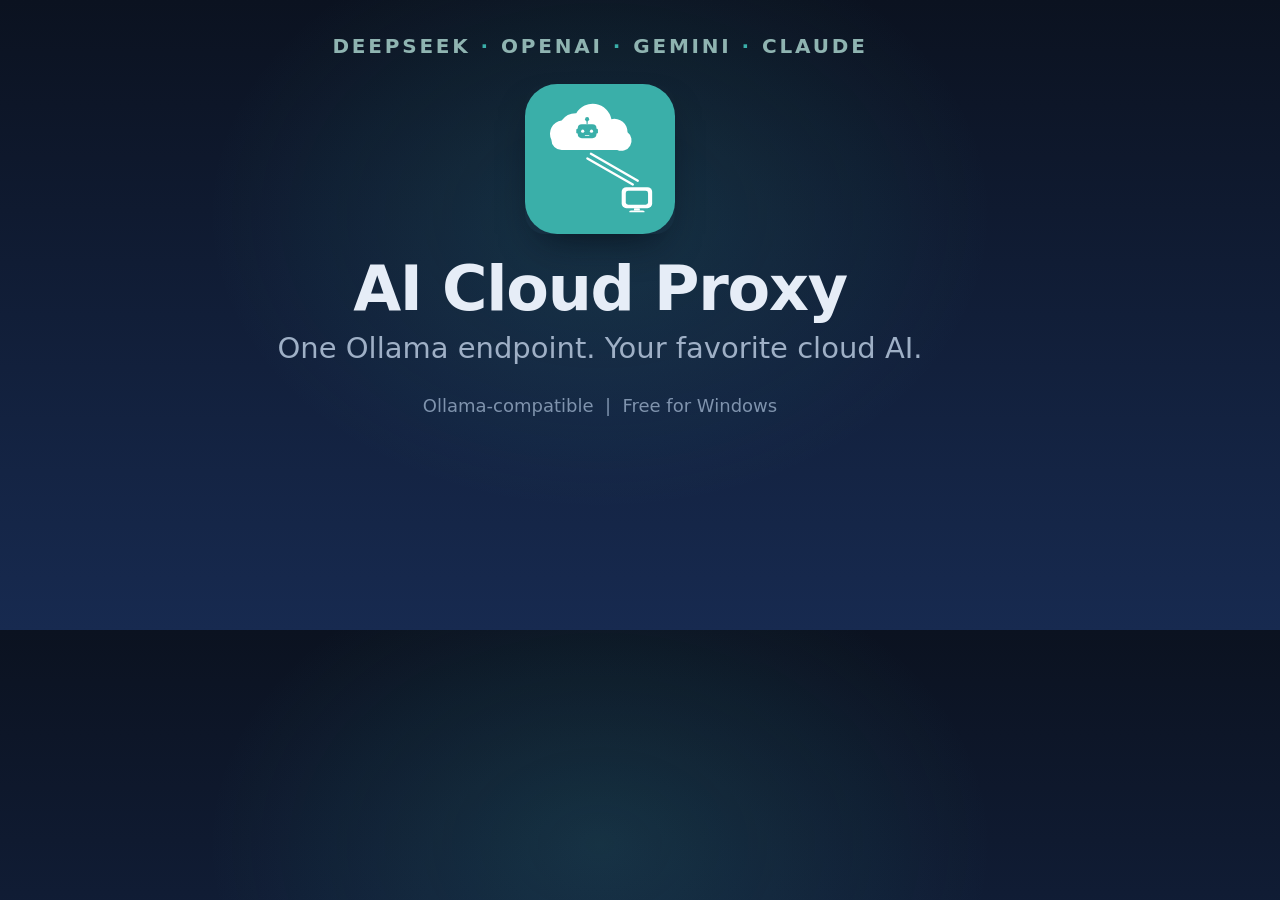
<file: web/scripts/og-card.html>
<!DOCTYPE html>
<html lang="en">
<head>
<meta charset="UTF-8">
<style>
  /* 1200x630 Open Graph / Twitter social card for AICloudProxy.com.
     Regenerate web/assets/og-image.png: open this file in a browser at a 1200x630
     viewport and save a screenshot (Playwright: setViewportSize{1200,630} then
     page.screenshot -> web/assets/og-image.png). */
  html, body { width: 1200px; height: 630px; margin: 0; padding: 0; }
  body {
    font-family: "Segoe UI", system-ui, Arial, sans-serif;
    color: #e6edf7;
    background: radial-gradient(560px 420px at 50% 34%, rgba(58,175,169,0.16), transparent 70%),
                linear-gradient(180deg, #0b1220 0%, #172a50 100%);
    display: flex; flex-direction: column; align-items: center;
    overflow: hidden;
  }
  .providers {
    margin-top: 34px;
    font-size: 20px; font-weight: 600; letter-spacing: 0.14em;
    text-transform: uppercase; color: #8fb4b1;
  }
  .providers span { color: #3AAFA9; padding: 0 10px; }
  .logo { width: 150px; height: 150px; margin-top: 26px; border-radius: 20px;
          box-shadow: 0 18px 40px -18px rgba(3,10,20,0.9); }
  h1 { margin: 18px 0 0; font-size: 62px; font-weight: 700; letter-spacing: -0.02em; }
  .sub { margin: 6px 0 0; font-size: 29px; color: #9fb0c6; }
  .tag { margin-top: 30px; font-size: 18px; color: #7f93ad; }
</style>
</head>
<body>
  <div class="providers">DeepSeek<span>·</span>OpenAI<span>·</span>Gemini<span>·</span>Claude</div>
  <img class="logo" src="../assets/logo.svg" alt="AI Cloud Proxy" width="150" height="150">
  <h1>AI Cloud Proxy</h1>
  <p class="sub">One Ollama endpoint. Your favorite cloud AI.</p>
  <p class="tag">Ollama-compatible &nbsp;|&nbsp; Free for Windows</p>
</body>
</html>
</file>
